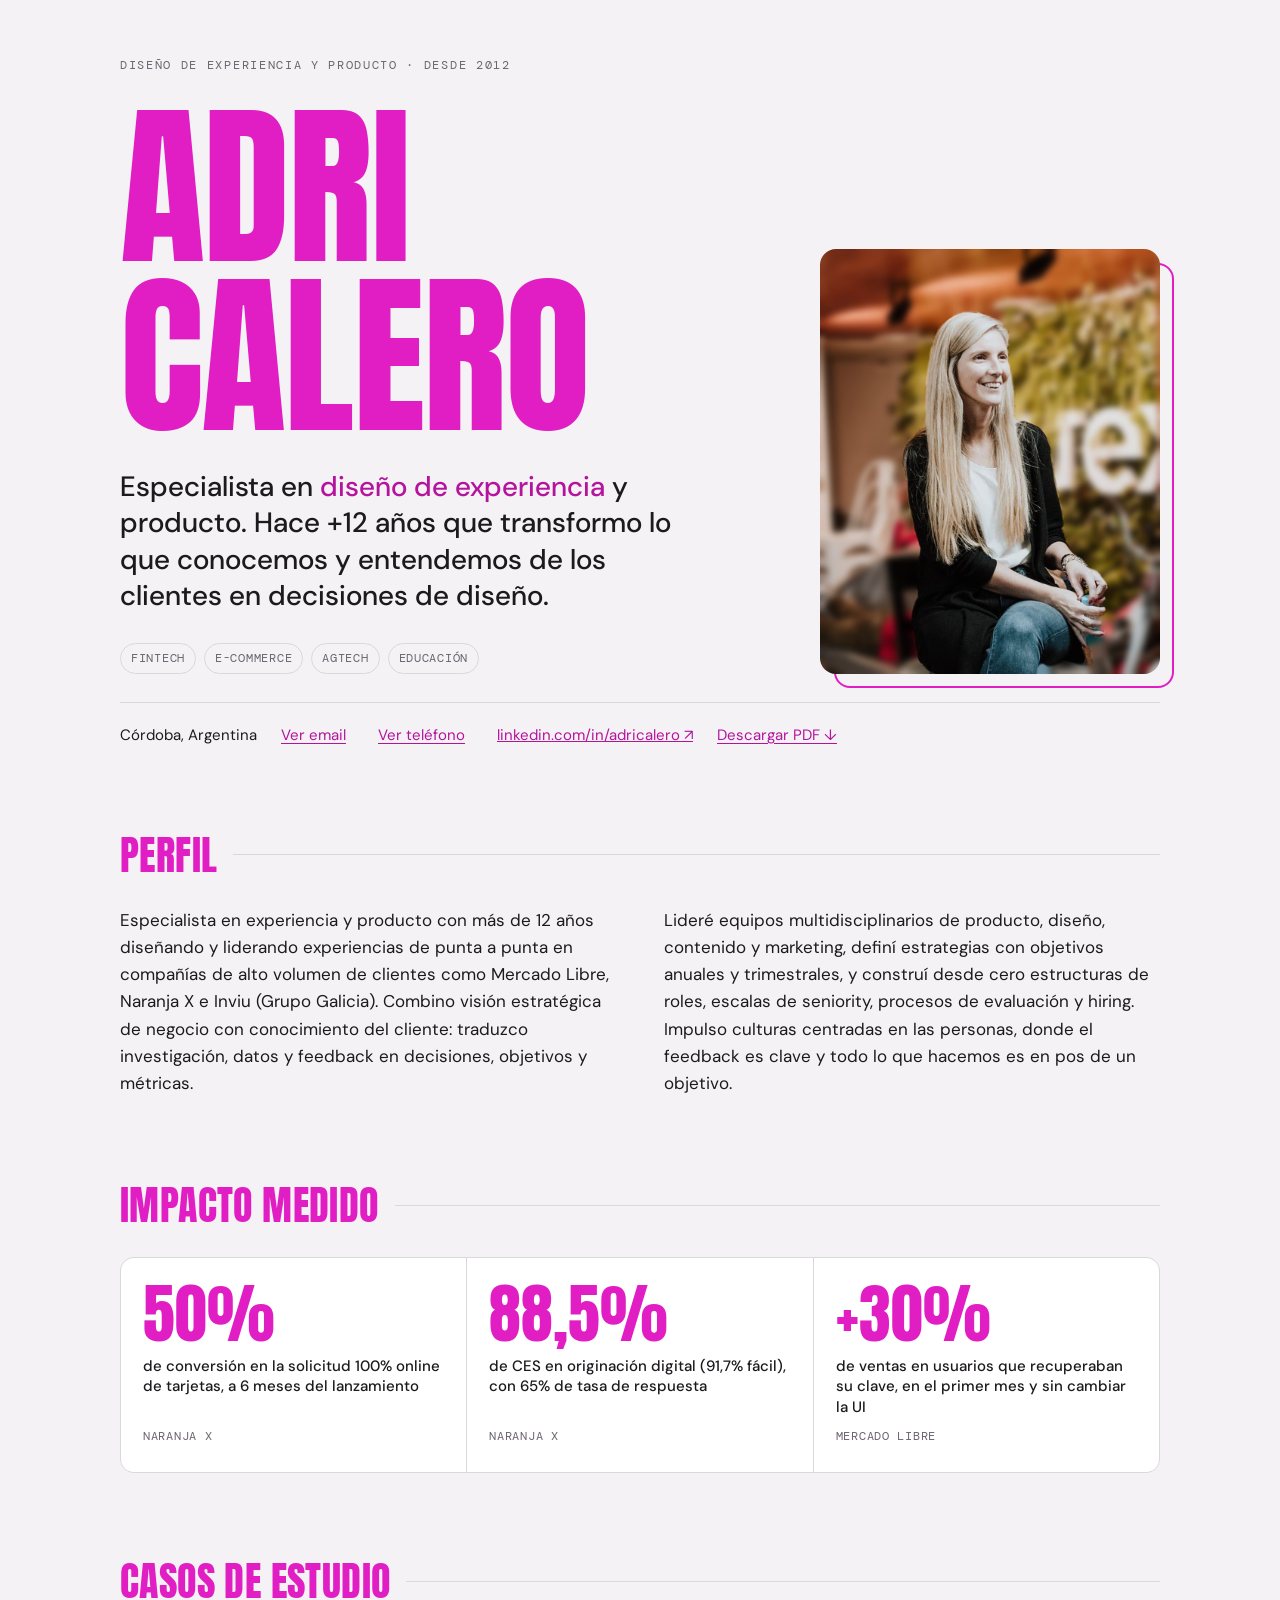
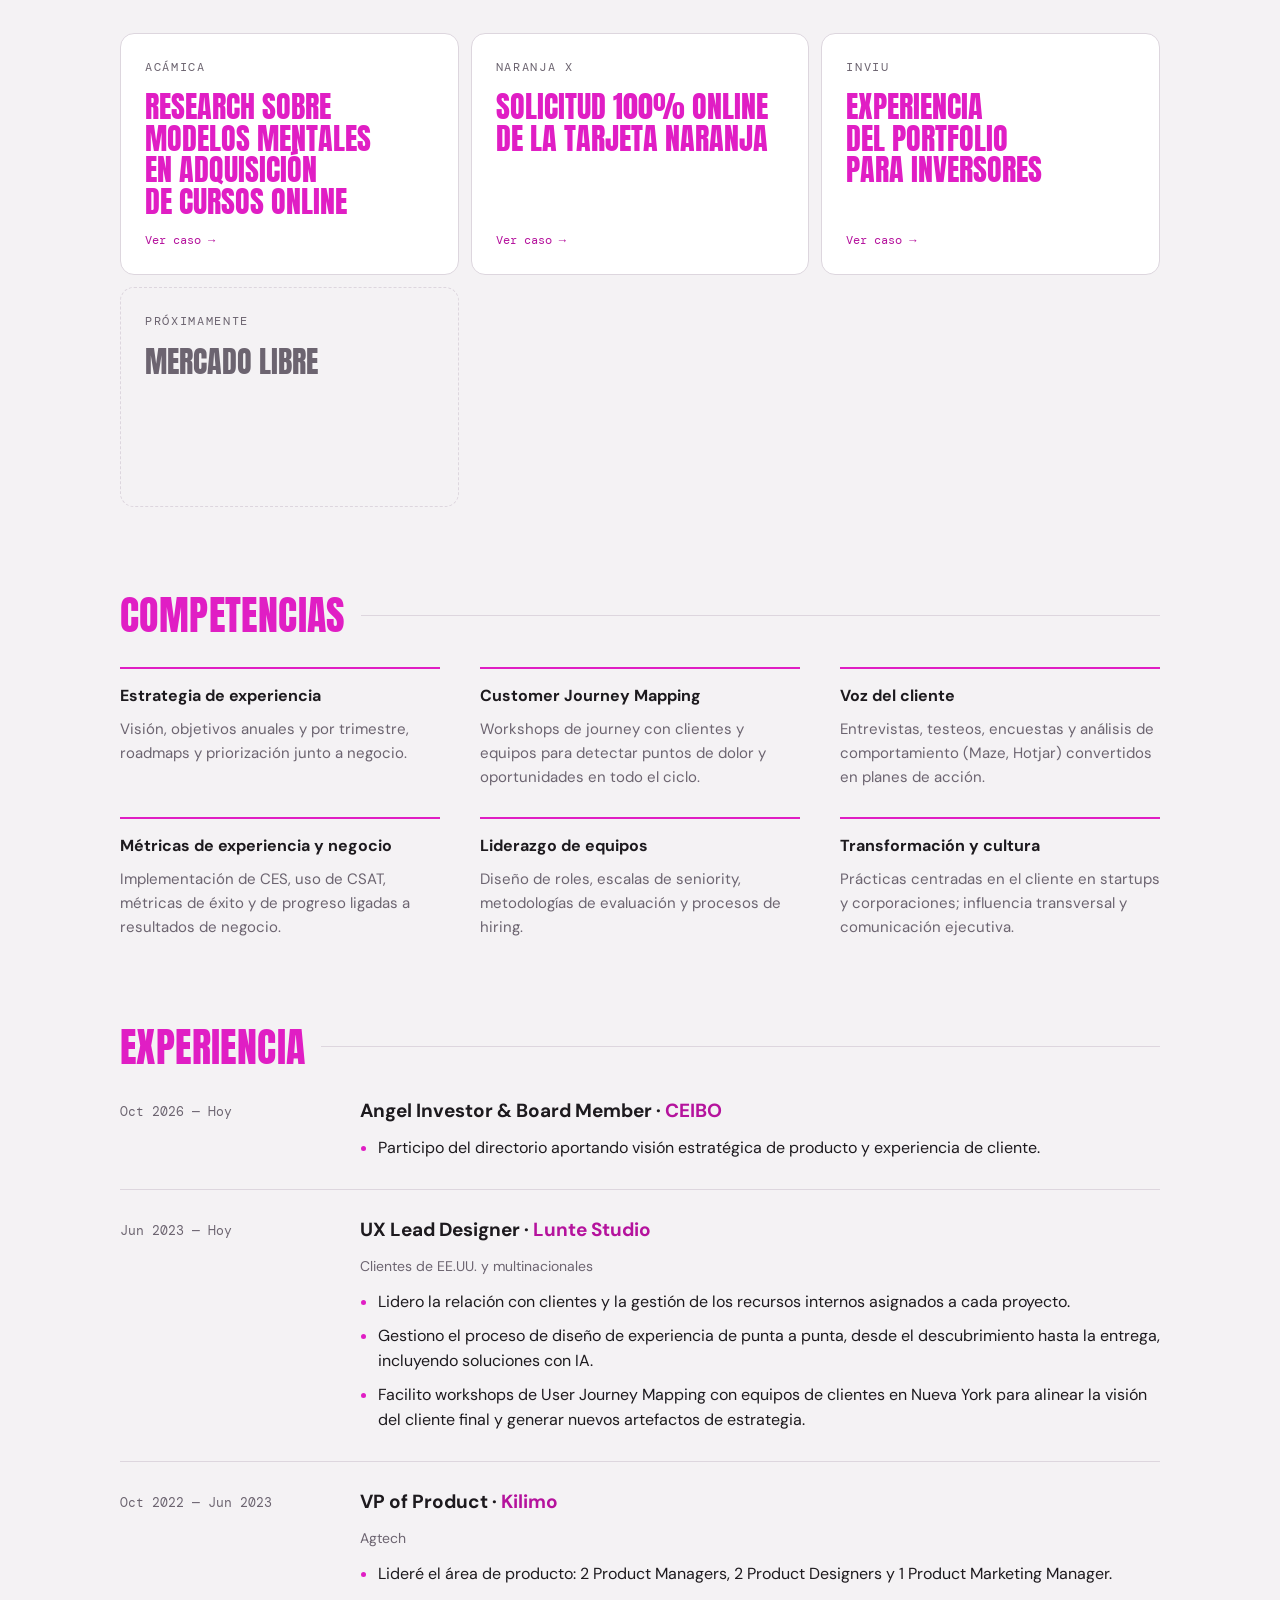
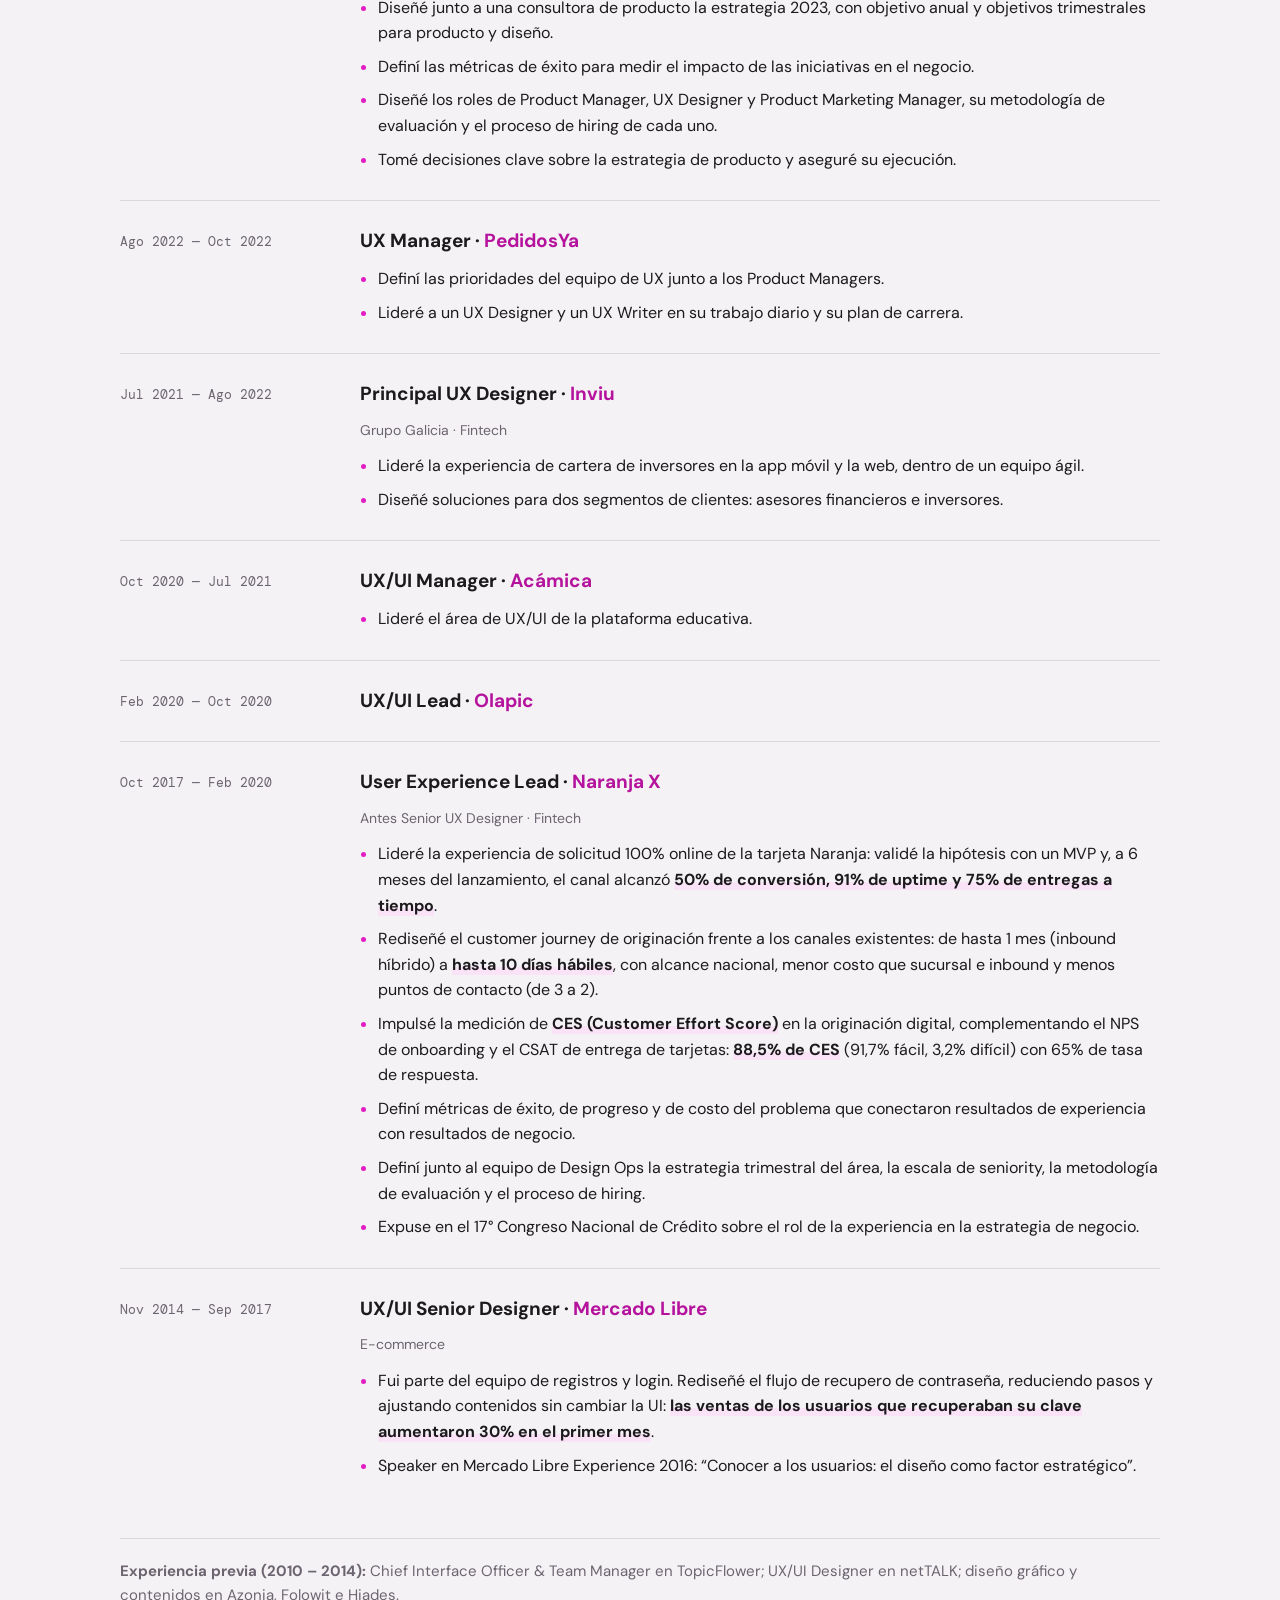
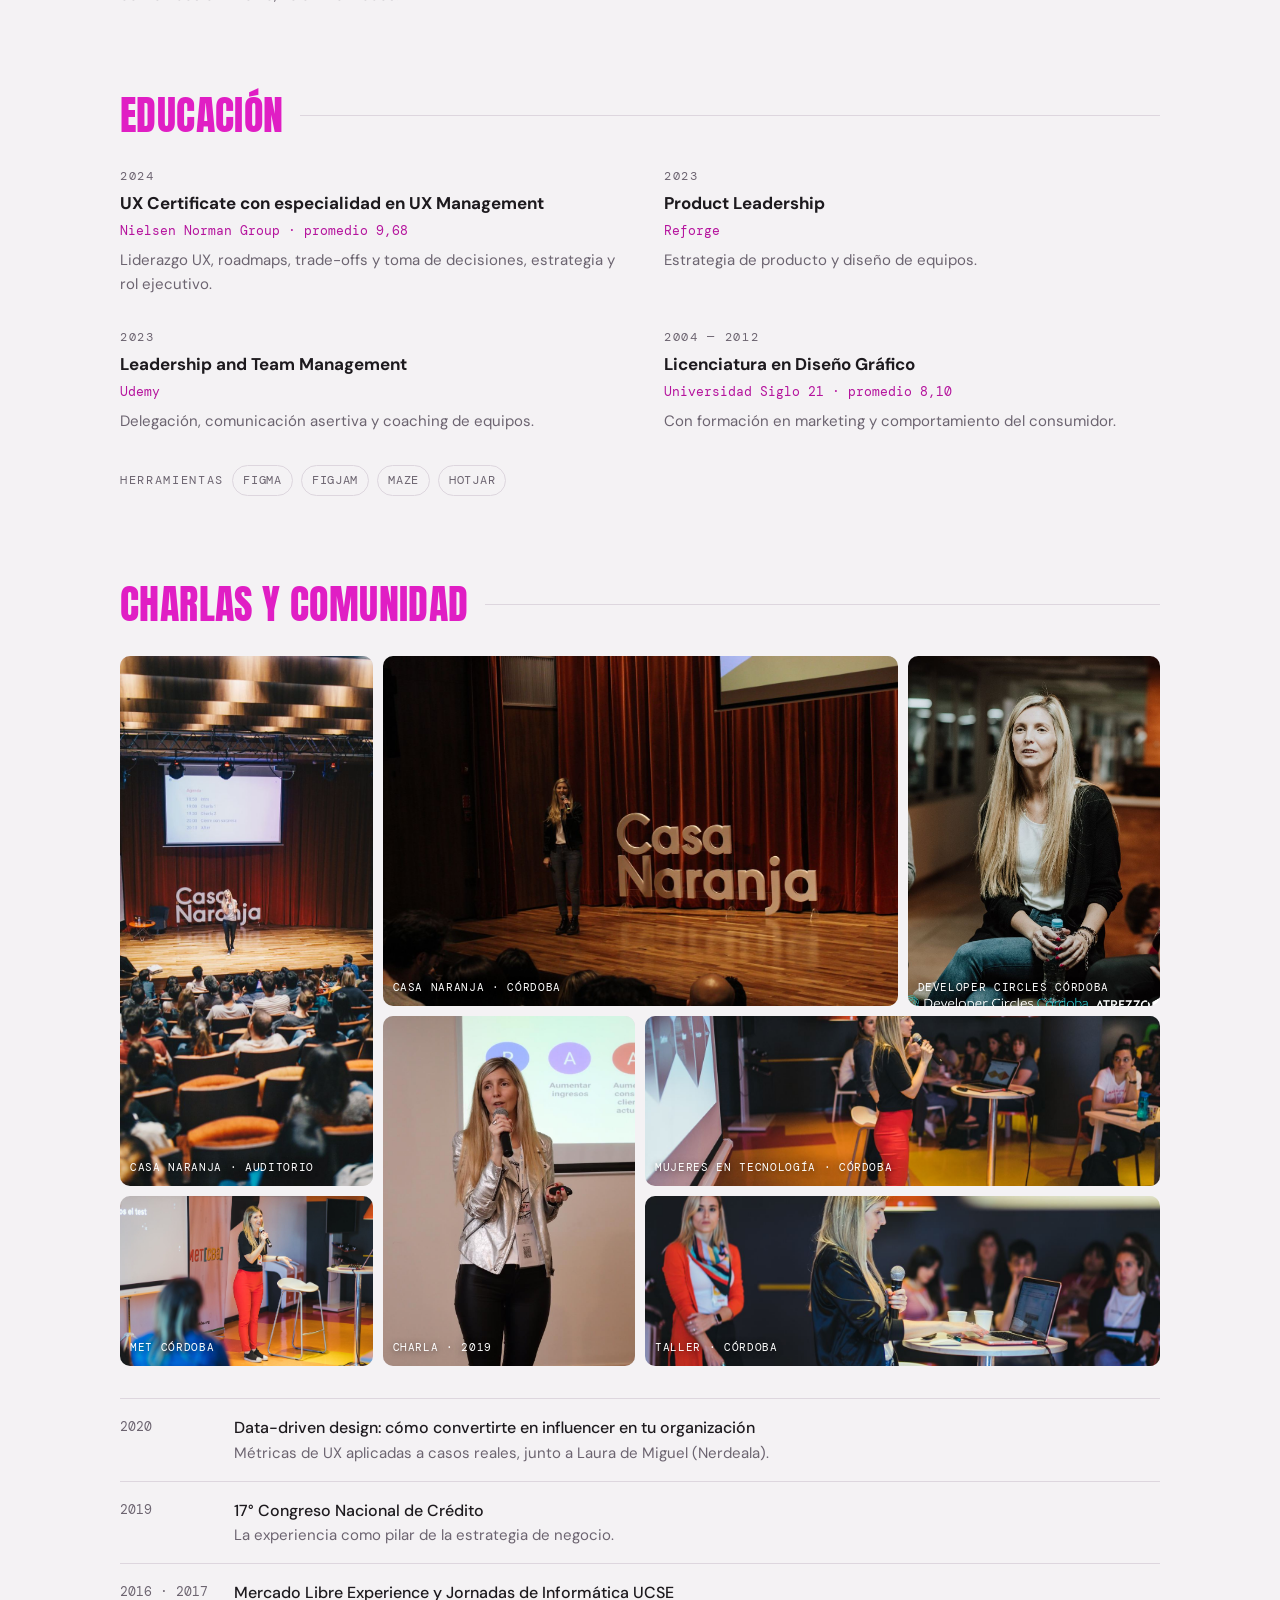
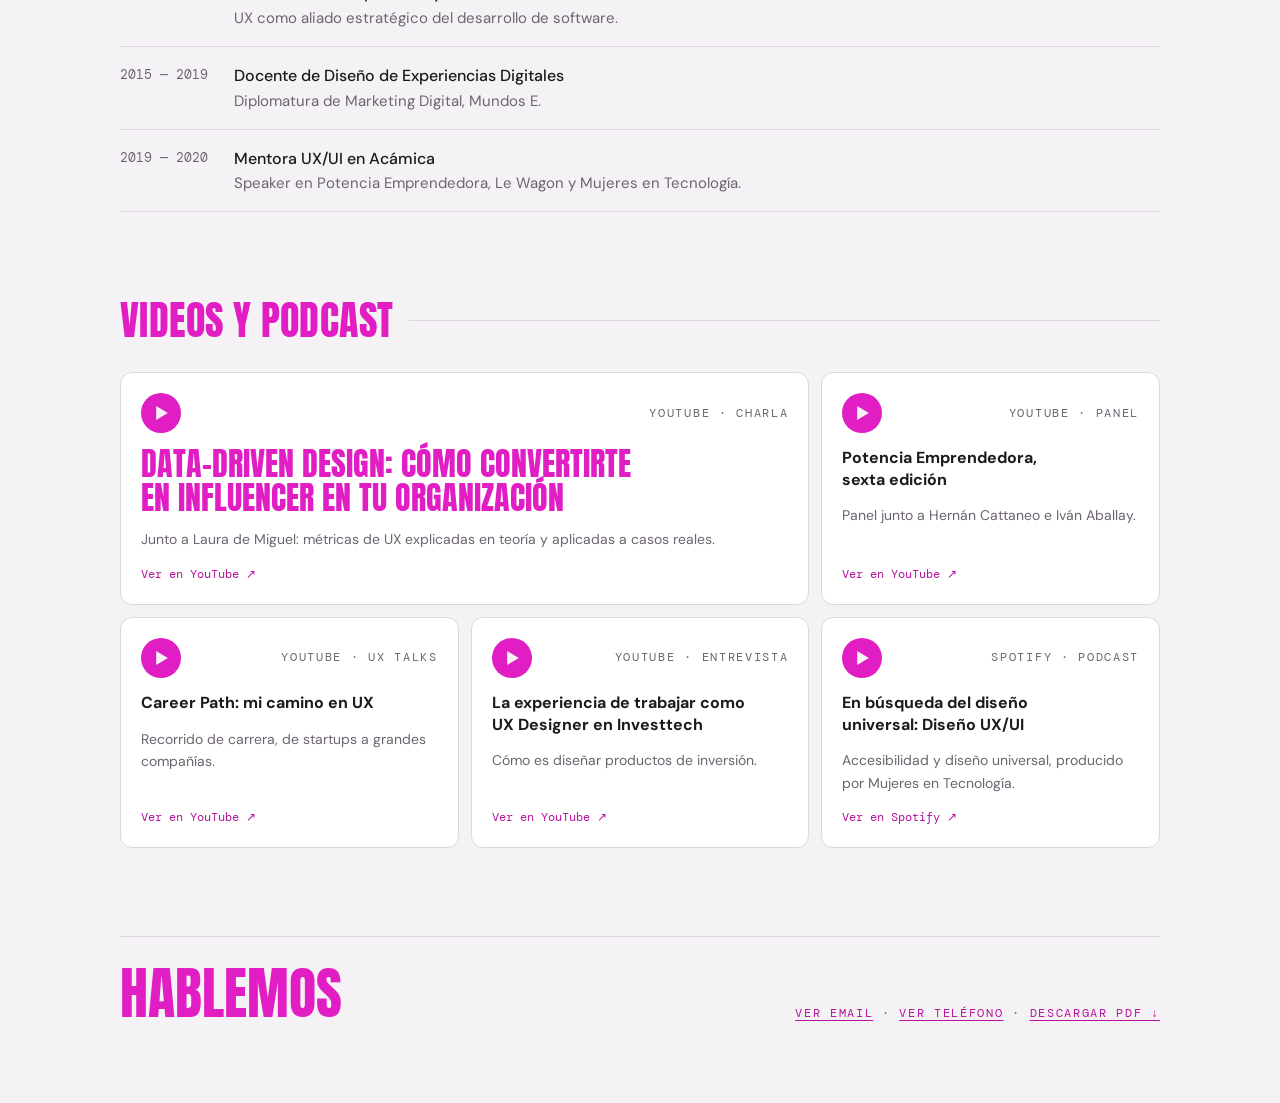
<file: index.html>
<!doctype html>
<html lang="es">
<head>
<meta charset="utf-8">
<meta name="viewport" content="width=device-width, initial-scale=1, viewport-fit=cover">
<title>Adri Calero</title>
<link rel="icon" type="image/png" href="favicon.png">
<link rel="preconnect" href="https://fonts.googleapis.com">
<link rel="preconnect" href="https://fonts.gstatic.com" crossorigin>
<link rel="stylesheet" href="https://fonts.googleapis.com/css2?family=Anton&family=DM+Sans:ital,opsz,wght@0,9..40,400;0,9..40,500;0,9..40,700;1,9..40,400&family=DM+Mono:wght@400;500&display=swap">
<link rel="stylesheet" href="css/styles.css">
</head>
<body>

<div class="wrap">

  <header class="hero">
    <div class="hero-grid">
    <div class="hero-main">
    <p class="eyebrow">Diseño de experiencia y producto · desde 2012</p>
    <h1 class="name">Adri<br>Calero</h1>
    <p class="role">Especialista en <em>diseño de experiencia</em> y producto. Hace +12 años que transformo lo que conocemos y entendemos de los clientes en decisiones de diseño.</p>
    <div class="sectors">
      <span class="chip">Fintech</span><span class="chip">E-commerce</span><span class="chip">Agtech</span><span class="chip">Educación</span>
    </div>
    </div>
    <figure class="portrait"><img src="fotos/retrato.jpg" alt="Retrato de Adri Calero" width="900" height="1125"></figure>
    </div>
    <div class="contact">
      <span>Córdoba, Argentina</span>
      <span><button class="reveal" data-reveal="mail" type="button">Ver email</button><span id="mail" data-field="mail" aria-live="polite"></span><button class="copy" id="copy-mail" data-target="mail" type="button" hidden>Copiar</button></span>
      <span><button class="reveal" data-reveal="tel" type="button">Ver teléfono</button><span id="tel" data-field="tel" aria-live="polite"></span><button class="copy" id="copy-tel" data-target="tel" type="button" hidden>Copiar</button></span>
      <a href="https://www.linkedin.com/in/adricalero" target="_blank" rel="noopener">linkedin.com/in/adricalero ↗</a>
      <button class="pdf-btn" type="button">Descargar PDF ↓</button>
    </div>
  </header>

  <section class="sec" aria-labelledby="h-perfil">
    <div class="sec-head"><h2 id="h-perfil">Perfil</h2></div>
    <div class="perfil">
      <p>Especialista en experiencia y producto con más de 12 años diseñando y liderando experiencias de punta a punta en compañías de alto volumen de clientes como Mercado Libre, Naranja X e Inviu (Grupo Galicia). Combino visión estratégica de negocio con conocimiento del cliente: traduzco investigación, datos y feedback en decisiones, objetivos y métricas.</p>
      <p>Lideré equipos multidisciplinarios de producto, diseño, contenido y marketing, definí estrategias con objetivos anuales y trimestrales, y construí desde cero estructuras de roles, escalas de seniority, procesos de evaluación y hiring. Impulso culturas centradas en las personas, donde el feedback es clave y todo lo que hacemos es en pos de un objetivo.</p>
    </div>
  </section>

  <section class="sec" aria-labelledby="h-impacto">
    <div class="sec-head"><h2 id="h-impacto">Impacto medido</h2></div>
    <div class="metrics metrics-3">
      <div class="metric"><span class="num">50%</span><span class="what">de conversión en la solicitud 100% online de tarjetas, a 6 meses del lanzamiento</span><span class="where">Naranja X</span></div>
      <div class="metric"><span class="num">88,5%</span><span class="what">de CES en originación digital (91,7% fácil), con 65% de tasa de respuesta</span><span class="where">Naranja X</span></div>
      <div class="metric"><span class="num">+30%</span><span class="what">de ventas en usuarios que recuperaban su clave, en el primer mes y sin cambiar la UI</span><span class="where">Mercado Libre</span></div>    </div>
  </section>

  <section class="sec" aria-labelledby="h-casos">
    <div class="sec-head"><h2 id="h-casos">Casos de estudio</h2></div>
    <div class="cases">
      <a class="case-card" href="casos/acamica.html">
        <span class="eyebrow">Acámica</span>
        <h3>Research sobre modelos mentales en adquisición de cursos online</h3>
        <span class="go">Ver caso →</span>
      </a>
      <a class="case-card" href="casos/naranja-x.html">
        <span class="eyebrow">Naranja X</span>
        <h3>Solicitud 100% online de la tarjeta Naranja</h3>
        <span class="go">Ver caso →</span>
      </a>
      <a class="case-card" href="casos/inviu.html">
        <span class="eyebrow">Inviu</span>
        <h3>Experiencia del portfolio para inversores</h3>
        <span class="go">Ver caso →</span>
      </a>
      <div class="case-card soon">
        <span class="eyebrow">Próximamente</span>
        <h3>Mercado Libre</h3>
      </div>
      <!-- Escondidas hasta que sus páginas tengan contenido.
      <a class="case-card" href="casos/tildei.html">
        <span class="eyebrow">Tildei</span>
        <h3>Estrategia de producto y diseño de solución digital</h3>
        <span class="go">Ver caso →</span>
      </a>
      <a class="case-card" href="casos/runhappy.html">
        <span class="eyebrow">Runhappy</span>
        <h3>Rediseño de experiencia</h3>
        <span class="go">Ver caso →</span>
      </a>
      -->
    </div>
  </section>

  <section class="sec" aria-labelledby="h-comp">
    <div class="sec-head"><h2 id="h-comp">Competencias</h2></div>
    <div class="skills">
      <div class="skill"><h3>Estrategia de experiencia</h3><p>Visión, objetivos anuales y por trimestre, roadmaps y priorización junto a negocio.</p></div>
      <div class="skill"><h3>Customer Journey Mapping</h3><p>Workshops de journey con clientes y equipos para detectar puntos de dolor y oportunidades en todo el ciclo.</p></div>
      <div class="skill"><h3>Voz del cliente</h3><p>Entrevistas, testeos, encuestas y análisis de comportamiento (Maze, Hotjar) convertidos en planes de acción.</p></div>
      <div class="skill"><h3>Métricas de experiencia y negocio</h3><p>Implementación de CES, uso de CSAT, métricas de éxito y de progreso ligadas a resultados de negocio.</p></div>
      <div class="skill"><h3>Liderazgo de equipos</h3><p>Diseño de roles, escalas de seniority, metodologías de evaluación y procesos de hiring.</p></div>
      <div class="skill"><h3>Transformación y cultura</h3><p>Prácticas centradas en el cliente en startups y corporaciones; influencia transversal y comunicación ejecutiva.</p></div>
    </div>
  </section>

  <section class="sec" aria-labelledby="h-exp">
    <div class="sec-head"><h2 id="h-exp">Experiencia</h2></div>
    <div class="jobs">

      <article class="job">
        <p class="when">Oct 2026 — Hoy</p>
        <div class="job-body">
          <h3>Angel Investor &amp; Board Member · <span class="co">CEIBO</span></h3>
          <ul><li>Participo del directorio aportando visión estratégica de producto y experiencia de cliente.</li></ul>
        </div>
      </article>

      <article class="job">
        <p class="when">Jun 2023 — Hoy</p>
        <div class="job-body">
          <h3>UX Lead Designer · <span class="co">Lunte Studio</span></h3>
          <p class="ctx">Clientes de EE.UU. y multinacionales</p>
          <ul>
            <li>Lidero la relación con clientes y la gestión de los recursos internos asignados a cada proyecto.</li>
            <li>Gestiono el proceso de diseño de experiencia de punta a punta, desde el descubrimiento hasta la entrega, incluyendo soluciones con IA.</li>
            <li>Facilito workshops de User Journey Mapping con equipos de clientes en Nueva York para alinear la visión del cliente final y generar nuevos artefactos de estrategia.</li>
          </ul>
        </div>
      </article>

      <article class="job">
        <p class="when">Oct 2022 — Jun 2023</p>
        <div class="job-body">
          <h3>VP of Product · <span class="co">Kilimo</span></h3>
          <p class="ctx">Agtech</p>
          <ul>
            <li>Lideré el área de producto: 2 Product Managers, 2 Product Designers y 1 Product Marketing Manager.</li>
            <li>Diseñé junto a una consultora de producto la estrategia 2023, con objetivo anual y objetivos trimestrales para producto y diseño.</li>
            <li>Definí las métricas de éxito para medir el impacto de las iniciativas en el negocio.</li>
            <li>Diseñé los roles de Product Manager, UX Designer y Product Marketing Manager, su metodología de evaluación y el proceso de hiring de cada uno.</li>
            <li>Tomé decisiones clave sobre la estrategia de producto y aseguré su ejecución.</li>
          </ul>
        </div>
      </article>

      <article class="job">
        <p class="when">Ago 2022 — Oct 2022</p>
        <div class="job-body">
          <h3>UX Manager · <span class="co">PedidosYa</span></h3>
          <ul>
            <li>Definí las prioridades del equipo de UX junto a los Product Managers.</li>
            <li>Lideré a un UX Designer y un UX Writer en su trabajo diario y su plan de carrera.</li>
          </ul>
        </div>
      </article>

      <article class="job">
        <p class="when">Jul 2021 — Ago 2022</p>
        <div class="job-body">
          <h3>Principal UX Designer · <span class="co">Inviu</span></h3>
          <p class="ctx">Grupo Galicia · Fintech</p>
          <ul>
            <li>Lideré la experiencia de cartera de inversores en la app móvil y la web, dentro de un equipo ágil.</li>
            <li>Diseñé soluciones para dos segmentos de clientes: asesores financieros e inversores.</li>
          </ul>
        </div>
      </article>

      <article class="job">
        <p class="when">Oct 2020 — Jul 2021</p>
        <div class="job-body">
          <h3>UX/UI Manager · <span class="co">Acámica</span></h3>
          <ul><li>Lideré el área de UX/UI de la plataforma educativa.</li></ul>
        </div>
      </article>

      <article class="job">
        <p class="when">Feb 2020 — Oct 2020</p>
        <div class="job-body">
          <h3>UX/UI Lead · <span class="co">Olapic</span></h3>
        </div>
      </article>

      <article class="job">
        <p class="when">Oct 2017 — Feb 2020</p>
        <div class="job-body">
          <h3>User Experience Lead · <span class="co">Naranja X</span></h3>
          <p class="ctx">Antes Senior UX Designer · Fintech</p>
          <ul>
            <li>Lideré la experiencia de solicitud 100% online de la tarjeta Naranja: validé la hipótesis con un MVP y, a 6 meses del lanzamiento, el canal alcanzó <strong>50% de conversión, 91% de uptime y 75% de entregas a tiempo</strong>.</li>
            <li>Rediseñé el customer journey de originación frente a los canales existentes: de hasta 1 mes (inbound híbrido) a <strong>hasta 10 días hábiles</strong>, con alcance nacional, menor costo que sucursal e inbound y menos puntos de contacto (de 3 a 2).</li>
            <li>Impulsé la medición de <strong>CES (Customer Effort Score)</strong> en la originación digital, complementando el NPS de onboarding y el CSAT de entrega de tarjetas: <strong>88,5% de CES</strong> (91,7% fácil, 3,2% difícil) con 65% de tasa de respuesta.</li>
            <li>Definí métricas de éxito, de progreso y de costo del problema que conectaron resultados de experiencia con resultados de negocio.</li>
            <li>Definí junto al equipo de Design Ops la estrategia trimestral del área, la escala de seniority, la metodología de evaluación y el proceso de hiring.</li>
            <li>Expuse en el 17° Congreso Nacional de Crédito sobre el rol de la experiencia en la estrategia de negocio.</li>
          </ul>
        </div>
      </article>

      <article class="job">
        <p class="when">Nov 2014 — Sep 2017</p>
        <div class="job-body">
          <h3>UX/UI Senior Designer · <span class="co">Mercado Libre</span></h3>
          <p class="ctx">E-commerce</p>
          <ul>
            <li>Fui parte del equipo de registros y login. Rediseñé el flujo de recupero de contraseña, reduciendo pasos y ajustando contenidos sin cambiar la UI: <strong>las ventas de los usuarios que recuperaban su clave aumentaron 30% en el primer mes</strong>.</li>
            <li>Speaker en Mercado Libre Experience 2016: “Conocer a los usuarios: el diseño como factor estratégico”.</li>
          </ul>
        </div>
      </article>

    </div>
    <p class="earlier"><b>Experiencia previa (2010 – 2014):</b> Chief Interface Officer &amp; Team Manager en TopicFlower; UX/UI Designer en netTALK; diseño gráfico y contenidos en Azonia, Folowit e Hiades.</p>
  </section>

  <section class="sec" aria-labelledby="h-edu">
    <div class="sec-head"><h2 id="h-edu">Educación</h2></div>
    <div class="edu">
      <div class="edu-item"><span class="eyebrow">2024</span><h3>UX Certificate con especialidad en UX Management</h3><span class="inst">Nielsen Norman Group · promedio 9,68</span><p>Liderazgo UX, roadmaps, trade-offs y toma de decisiones, estrategia y rol ejecutivo.</p></div>
      <div class="edu-item"><span class="eyebrow">2023</span><h3>Product Leadership</h3><span class="inst">Reforge</span><p>Estrategia de producto y diseño de equipos.</p></div>
      <div class="edu-item"><span class="eyebrow">2023</span><h3>Leadership and Team Management</h3><span class="inst">Udemy</span><p>Delegación, comunicación asertiva y coaching de equipos.</p></div>
      <div class="edu-item"><span class="eyebrow">2004 — 2012</span><h3>Licenciatura en Diseño Gráfico</h3><span class="inst">Universidad Siglo 21 · promedio 8,10</span><p>Con formación en marketing y comportamiento del consumidor.</p></div>
    </div>
    <div class="tools"><span class="eyebrow">Herramientas</span><span class="chip">Figma</span><span class="chip">FigJam</span><span class="chip">Maze</span><span class="chip">Hotjar</span></div>
  </section>

  <section class="sec" aria-labelledby="h-talks">
    <div class="sec-head"><h2 id="h-talks">Charlas y comunidad</h2></div>
    <div class="gallery">
      <figure class="shot s-casa2"><img src="fotos/casa2.jpg" alt="Adri Calero hablando en el escenario de Casa Naranja frente a un auditorio lleno" loading="lazy"><figcaption>Casa Naranja · Auditorio</figcaption></figure>
      <figure class="shot s-casa"><img src="fotos/casa.jpg" alt="Adri Calero presentando en el escenario de Casa Naranja" loading="lazy"><figcaption>Casa Naranja · Córdoba</figcaption></figure>
      <figure class="shot s-devc"><img src="fotos/devc.jpg" alt="Adri Calero como panelista en Developer Circles Córdoba" loading="lazy"><figcaption>Developer Circles Córdoba</figcaption></figure>
      <figure class="shot s-jun19"><img src="fotos/jun19.jpg" alt="Adri Calero dando una charla con micrófono frente a una presentación" loading="lazy"><figcaption>Charla · 2019</figcaption></figure>
      <figure class="shot s-met1"><img src="fotos/met1.jpg" alt="Adri Calero presentando frente a una sala llena" loading="lazy"><figcaption>Mujeres en Tecnología · Córdoba</figcaption></figure>
      <figure class="shot s-taller"><img src="fotos/taller.jpg" alt="Adri Calero facilitando un taller con participantes" loading="lazy"><figcaption>Taller · Córdoba</figcaption></figure>
      <figure class="shot s-met2"><img src="fotos/met2.jpg" alt="Adri Calero en el escenario de MeT Córdoba" loading="lazy"><figcaption>MeT Córdoba</figcaption></figure>
    </div>
    <ul class="talks">
      <li><span class="yr">2020</span><div><p class="t">Data-driven design: cómo convertirte en influencer en tu organización</p><p class="d">Métricas de UX aplicadas a casos reales, junto a Laura de Miguel (Nerdeala).</p></div></li>
      <li><span class="yr">2019</span><div><p class="t">17° Congreso Nacional de Crédito</p><p class="d">La experiencia como pilar de la estrategia de negocio.</p></div></li>
      <li><span class="yr">2016 · 2017</span><div><p class="t">Mercado Libre Experience y Jornadas de Informática UCSE</p><p class="d">UX como aliado estratégico del desarrollo de software.</p></div></li>
      <li><span class="yr">2015 — 2019</span><div><p class="t">Docente de Diseño de Experiencias Digitales</p><p class="d">Diplomatura de Marketing Digital, Mundos E.</p></div></li>
      <li><span class="yr">2019 — 2020</span><div><p class="t">Mentora UX/UI en Acámica</p><p class="d">Speaker en Potencia Emprendedora, Le Wagon y Mujeres en Tecnología.</p></div></li>
    </ul>
  </section>

  <section class="sec" aria-labelledby="h-media">
    <div class="sec-head"><h2 id="h-media">Videos y podcast</h2></div>
    <div class="media">
      <a class="clip feat" href="https://www.youtube.com/watch?v=PNXFKKPH2ME" target="_blank" rel="noopener">
        <div class="clip-top"><span class="play" aria-hidden="true"><svg viewBox="0 0 10 12"><path d="M0 0l10 6-10 6z"/></svg></span><span class="eyebrow">YouTube · Charla</span></div>
        <h3>Data-driven design: cómo convertirte en influencer en tu organización</h3><p>Junto a Laura de Miguel: métricas de UX explicadas en teoría y aplicadas a casos reales.</p>
        <span class="go">Ver en YouTube ↗</span>
      </a>
      <a class="clip" href="https://www.youtube.com/watch?v=KRPZUF0vqXM" target="_blank" rel="noopener">
        <div class="clip-top"><span class="play" aria-hidden="true"><svg viewBox="0 0 10 12"><path d="M0 0l10 6-10 6z"/></svg></span><span class="eyebrow">YouTube · Panel</span></div>
        <h3>Potencia Emprendedora, sexta edición</h3><p>Panel junto a Hernán Cattaneo e Iván Aballay.</p>
        <span class="go">Ver en YouTube ↗</span>
      </a>
      <a class="clip" href="https://www.youtube.com/watch?v=yKFxypXD8xQ" target="_blank" rel="noopener">
        <div class="clip-top"><span class="play" aria-hidden="true"><svg viewBox="0 0 10 12"><path d="M0 0l10 6-10 6z"/></svg></span><span class="eyebrow">YouTube · UX Talks</span></div>
        <h3>Career Path: mi camino en UX</h3><p>Recorrido de carrera, de startups a grandes compañías.</p>
        <span class="go">Ver en YouTube ↗</span>
      </a>
      <a class="clip" href="https://www.youtube.com/watch?v=mutiIZk7yrk" target="_blank" rel="noopener">
        <div class="clip-top"><span class="play" aria-hidden="true"><svg viewBox="0 0 10 12"><path d="M0 0l10 6-10 6z"/></svg></span><span class="eyebrow">YouTube · Entrevista</span></div>
        <h3>La experiencia de trabajar como UX Designer en Investtech</h3><p>Cómo es diseñar productos de inversión.</p>
        <span class="go">Ver en YouTube ↗</span>
      </a>
      <a class="clip" href="https://open.spotify.com/episode/3XUCFfEHllQnYLX2L6nbYG" target="_blank" rel="noopener">
        <div class="clip-top"><span class="play" aria-hidden="true"><svg viewBox="0 0 10 12"><path d="M0 0l10 6-10 6z"/></svg></span><span class="eyebrow">Spotify · Podcast</span></div>
        <h3>En búsqueda del diseño universal: Diseño UX/UI</h3><p>Accesibilidad y diseño universal, producido por Mujeres en Tecnología.</p>
        <span class="go">Ver en Spotify ↗</span>
      </a>
    </div>
  </section>

  <footer>
    <span class="big">Hablemos</span>
    <span class="eyebrow"><button class="reveal" data-reveal="mail" type="button">Ver email</button><span data-field="mail" aria-live="polite"></span> · <button class="reveal" data-reveal="tel" type="button">Ver teléfono</button><span data-field="tel" aria-live="polite"></span> · <button class="pdf-btn" type="button">Descargar PDF ↓</button></span>
  </footer>
</div>

<script src="js/main.js"></script>

</body>
</html>
</file>
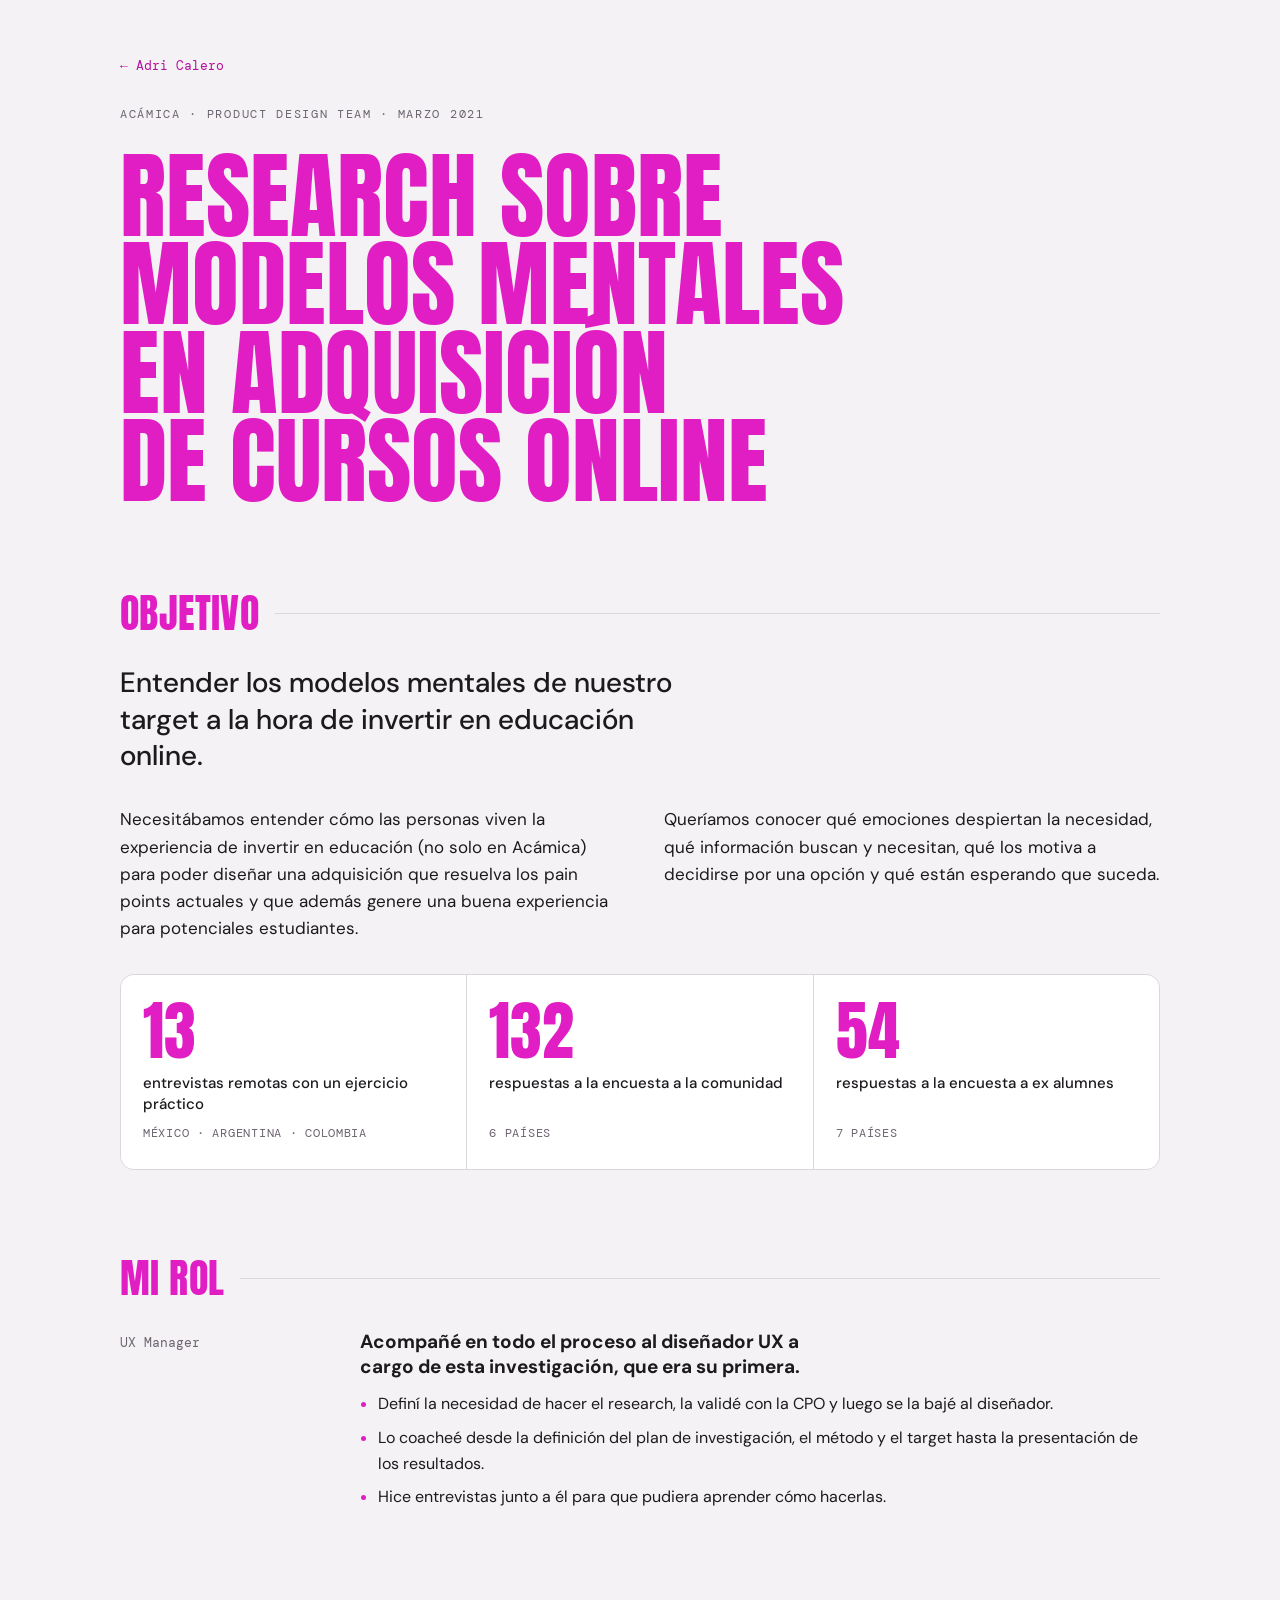
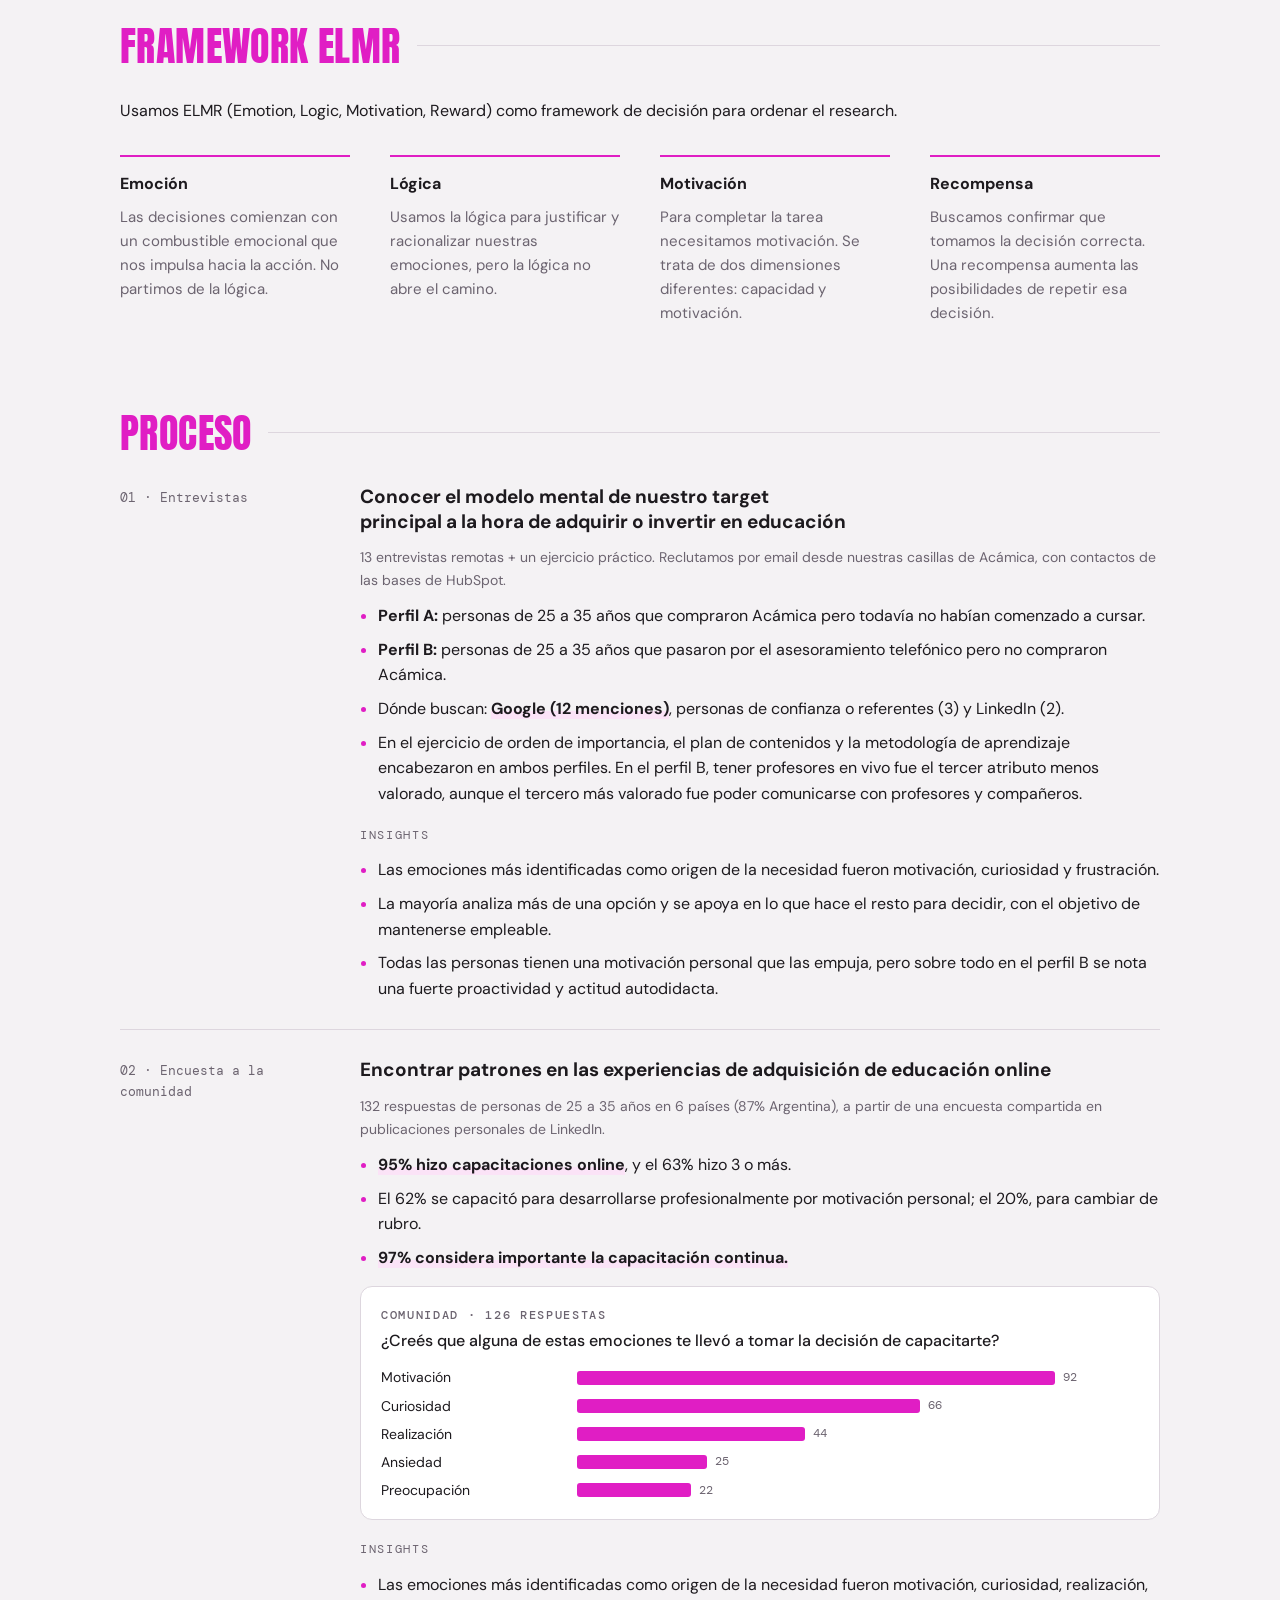
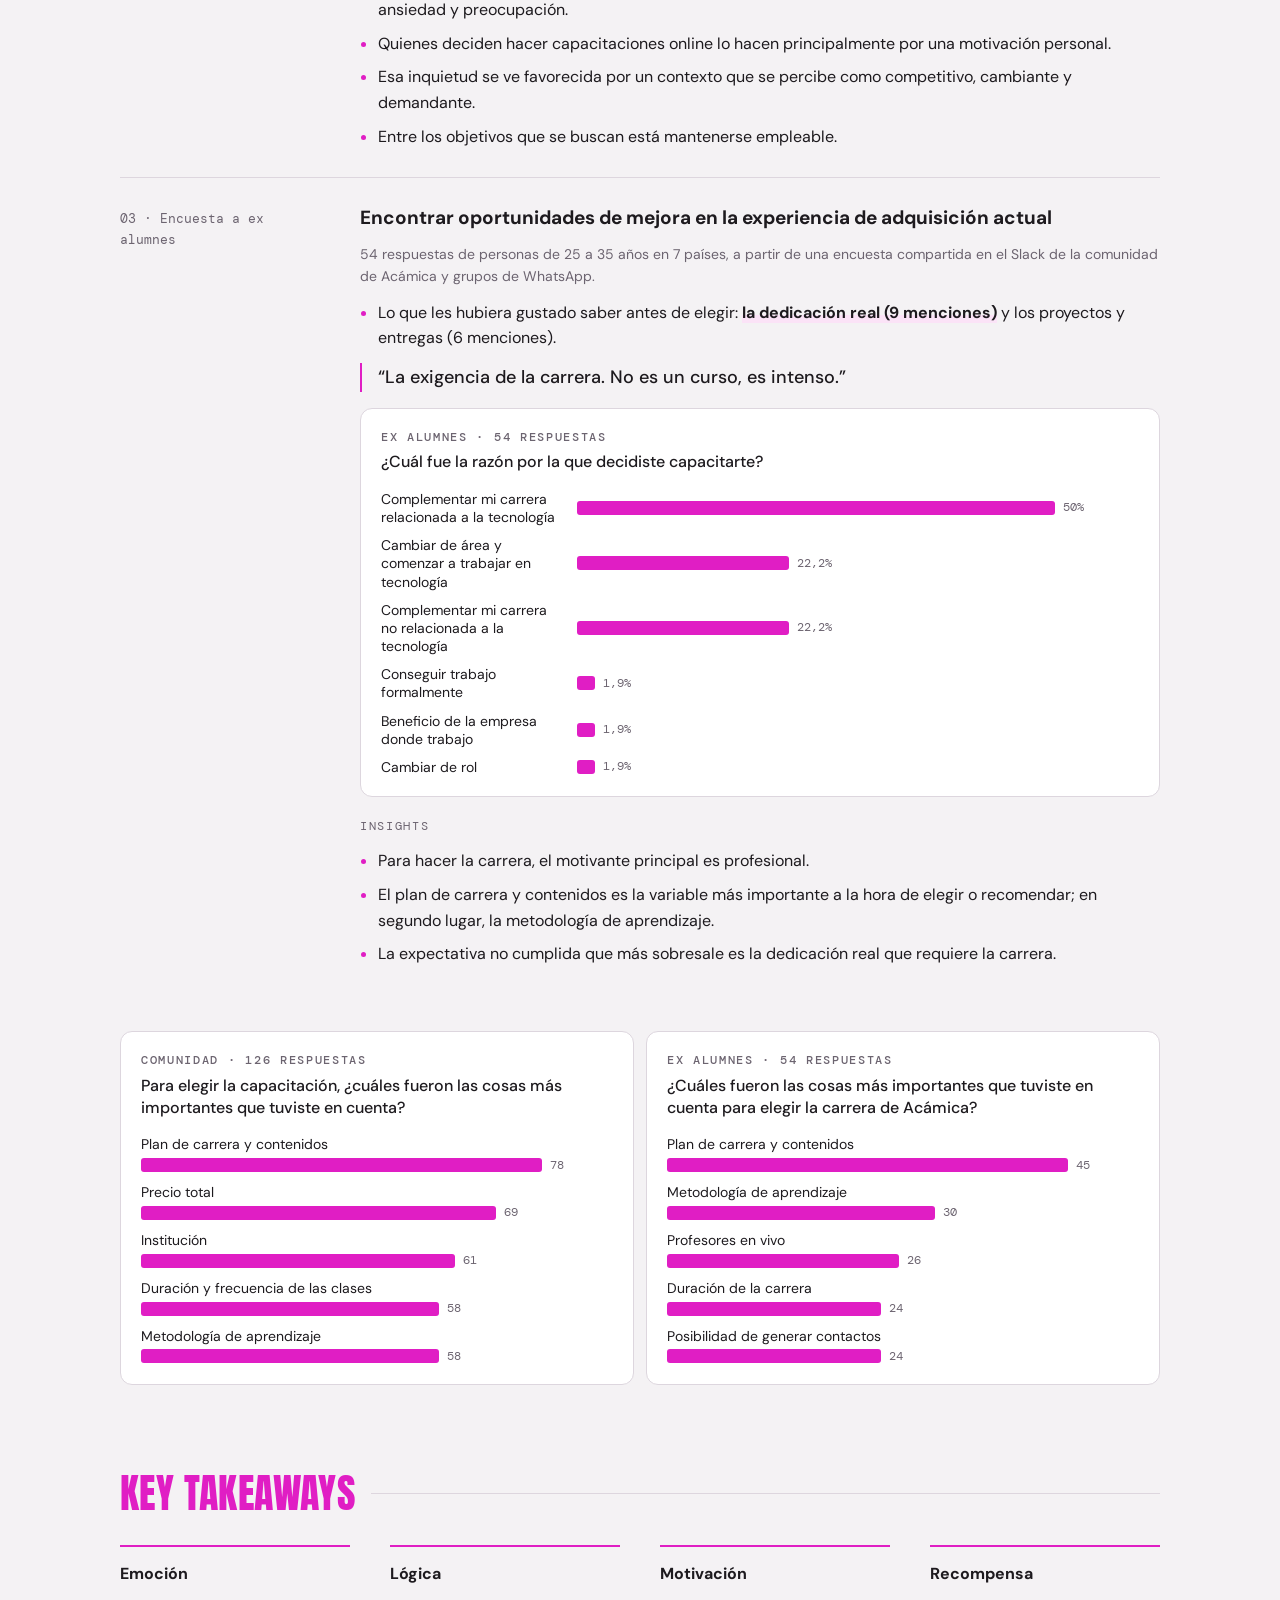
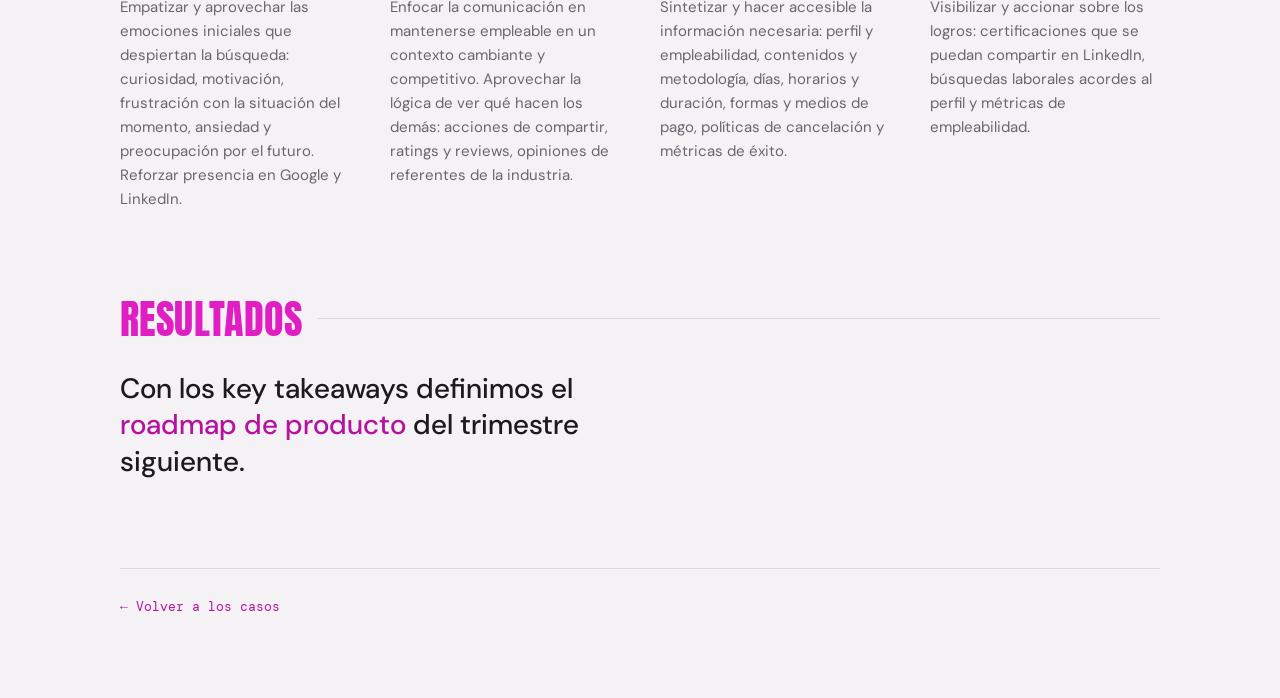
<file: casos/acamica.html>
<!doctype html>
<html lang="es">
<head>
<meta charset="utf-8">
<meta name="viewport" content="width=device-width, initial-scale=1, viewport-fit=cover">
<title>Research sobre modelos mentales en adquisición de cursos online · Adri Calero</title>
<link rel="icon" type="image/png" href="../favicon.png">
<link rel="preconnect" href="https://fonts.googleapis.com">
<link rel="preconnect" href="https://fonts.gstatic.com" crossorigin>
<link rel="stylesheet" href="https://fonts.googleapis.com/css2?family=Anton&family=DM+Sans:ital,opsz,wght@0,9..40,400;0,9..40,500;0,9..40,700;1,9..40,400&family=DM+Mono:wght@400;500&display=swap">
<link rel="stylesheet" href="../css/styles.css">
</head>
<body>

<div class="wrap">

  <header class="hero">
    <a class="back" href="../index.html#h-casos">← Adri Calero</a>
    <p class="eyebrow">Acámica · Product Design Team · Marzo 2021</p>
    <h1 class="case-title">Research sobre modelos mentales en adquisición de cursos online</h1>
  </header>

  <section class="sec" aria-labelledby="h-objetivo">
    <div class="sec-head"><h2 id="h-objetivo">Objetivo</h2></div>
    <p class="role">Entender los modelos mentales de nuestro target a la hora de invertir en educación online.</p>
    <div class="perfil">
      <p>Necesitábamos entender cómo las personas viven la experiencia de invertir en educación (no solo en Acámica) para poder diseñar una adquisición que resuelva los pain points actuales y que además genere una buena experiencia para potenciales estudiantes.</p>
      <p>Queríamos conocer qué emociones despiertan la necesidad, qué información buscan y necesitan, qué los motiva a decidirse por una opción y qué están esperando que suceda.</p>
    </div>
    <div class="metrics metrics-3">
      <div class="metric"><span class="num">13</span><span class="what">entrevistas remotas con un ejercicio práctico</span><span class="where">México · Argentina · Colombia</span></div>
      <div class="metric"><span class="num">132</span><span class="what">respuestas a la encuesta a la comunidad</span><span class="where">6 países</span></div>
      <div class="metric"><span class="num">54</span><span class="what">respuestas a la encuesta a ex alumnes</span><span class="where">7 países</span></div>
    </div>
  </section>

  <section class="sec" aria-labelledby="h-rol">
    <div class="sec-head"><h2 id="h-rol">Mi rol</h2></div>
    <div class="jobs">
      <article class="job">
        <p class="when">UX Manager</p>
        <div class="job-body">
          <h3>Acompañé en todo el proceso al diseñador UX a cargo de esta investigación, que era su primera.</h3>
          <ul>
            <li>Definí la necesidad de hacer el research, la validé con la CPO y luego se la bajé al diseñador.</li>
            <li>Lo coacheé desde la definición del plan de investigación, el método y el target hasta la presentación de los resultados.</li>
            <li>Hice entrevistas junto a él para que pudiera aprender cómo hacerlas.</li>
          </ul>
        </div>
      </article>
    </div>
  </section>

  <section class="sec" aria-labelledby="h-elmr">
    <div class="sec-head"><h2 id="h-elmr">Framework ELMR</h2></div>
    <p>Usamos ELMR (Emotion, Logic, Motivation, Reward) como framework de decisión para ordenar el research.</p>
    <div class="skills skills-4">
      <div class="skill"><h3>Emoción</h3><p>Las decisiones comienzan con un combustible emocional que nos impulsa hacia la acción. No partimos de la lógica.</p></div>
      <div class="skill"><h3>Lógica</h3><p>Usamos la lógica para justificar y racionalizar nuestras emociones, pero la lógica no abre el camino.</p></div>
      <div class="skill"><h3>Motivación</h3><p>Para completar la tarea necesitamos motivación. Se trata de dos dimensiones diferentes: capacidad y motivación.</p></div>
      <div class="skill"><h3>Recompensa</h3><p>Buscamos confirmar que tomamos la decisión correcta. Una recompensa aumenta las posibilidades de repetir esa decisión.</p></div>
    </div>
  </section>

  <section class="sec" aria-labelledby="h-proceso">
    <div class="sec-head"><h2 id="h-proceso">Proceso</h2></div>
    <div class="jobs">

      <article class="job">
        <p class="when">01 · Entrevistas</p>
        <div class="job-body">
          <h3>Conocer el modelo mental de nuestro target principal a la hora de adquirir o invertir en educación</h3>
          <p class="ctx">13 entrevistas remotas + un ejercicio práctico. Reclutamos por email desde nuestras casillas de Acámica, con contactos de las bases de HubSpot.</p>
          <ul>
            <li><b>Perfil A:</b> personas de 25 a 35 años que compraron Acámica pero todavía no habían comenzado a cursar.</li>
            <li><b>Perfil B:</b> personas de 25 a 35 años que pasaron por el asesoramiento telefónico pero no compraron Acámica.</li>
            <li>Dónde buscan: <strong>Google (12 menciones)</strong>, personas de confianza o referentes (3) y LinkedIn (2).</li>
            <li>En el ejercicio de orden de importancia, el plan de contenidos y la metodología de aprendizaje encabezaron en ambos perfiles. En el perfil B, tener profesores en vivo fue el tercer atributo menos valorado, aunque el tercero más valorado fue poder comunicarse con profesores y compañeros.</li>
          </ul>
          <p class="insight-label eyebrow">Insights</p>
          <ul>
            <li>Las emociones más identificadas como origen de la necesidad fueron motivación, curiosidad y frustración.</li>
            <li>La mayoría analiza más de una opción y se apoya en lo que hace el resto para decidir, con el objetivo de mantenerse empleable.</li>
            <li>Todas las personas tienen una motivación personal que las empuja, pero sobre todo en el perfil B se nota una fuerte proactividad y actitud autodidacta.</li>
          </ul>
        </div>
      </article>

      <article class="job">
        <p class="when">02 · Encuesta a la comunidad</p>
        <div class="job-body">
          <h3>Encontrar patrones en las experiencias de adquisición de educación online</h3>
          <p class="ctx">132 respuestas de personas de 25 a 35 años en 6 países (87% Argentina), a partir de una encuesta compartida en publicaciones personales de LinkedIn.</p>
          <ul>
            <li><strong>95% hizo capacitaciones online</strong>, y el 63% hizo 3 o más.</li>
            <li>El 62% se capacitó para desarrollarse profesionalmente por motivación personal; el 20%, para cambiar de rubro.</li>
            <li><strong>97% considera importante la capacitación continua.</strong></li>
          </ul>
          <figure class="chart">
            <figcaption><span class="eyebrow">Comunidad · 126 respuestas</span>¿Creés que alguna de estas emociones te llevó a tomar la decisión de capacitarte?</figcaption>
            <ul class="bars">
              <li><span>Motivación</span><span class="track"><span class="fill" style="--w:100%"></span><span class="v">92</span></span></li>
              <li><span>Curiosidad</span><span class="track"><span class="fill" style="--w:71.7%"></span><span class="v">66</span></span></li>
              <li><span>Realización</span><span class="track"><span class="fill" style="--w:47.8%"></span><span class="v">44</span></span></li>
              <li><span>Ansiedad</span><span class="track"><span class="fill" style="--w:27.2%"></span><span class="v">25</span></span></li>
              <li><span>Preocupación</span><span class="track"><span class="fill" style="--w:23.9%"></span><span class="v">22</span></span></li>
            </ul>
          </figure>
          <p class="insight-label eyebrow">Insights</p>
          <ul>
            <li>Las emociones más identificadas como origen de la necesidad fueron motivación, curiosidad, realización, ansiedad y preocupación.</li>
            <li>Quienes deciden hacer capacitaciones online lo hacen principalmente por una motivación personal.</li>
            <li>Esa inquietud se ve favorecida por un contexto que se percibe como competitivo, cambiante y demandante.</li>
            <li>Entre los objetivos que se buscan está mantenerse empleable.</li>
          </ul>
        </div>
      </article>

      <article class="job">
        <p class="when">03 · Encuesta a ex alumnes</p>
        <div class="job-body">
          <h3>Encontrar oportunidades de mejora en la experiencia de adquisición actual</h3>
          <p class="ctx">54 respuestas de personas de 25 a 35 años en 7 países, a partir de una encuesta compartida en el Slack de la comunidad de Acámica y grupos de WhatsApp.</p>
          <ul>
            <li>Lo que les hubiera gustado saber antes de elegir: <strong>la dedicación real (9 menciones)</strong> y los proyectos y entregas (6 menciones).</li>
          </ul>
          <blockquote class="quote">“La exigencia de la carrera. No es un curso, es intenso.”</blockquote>
          <figure class="chart">
            <figcaption><span class="eyebrow">Ex alumnes · 54 respuestas</span>¿Cuál fue la razón por la que decidiste capacitarte?</figcaption>
            <ul class="bars">
              <li><span>Complementar mi carrera relacionada a la tecnología</span><span class="track"><span class="fill" style="--w:100%"></span><span class="v">50%</span></span></li>
              <li><span>Cambiar de área y comenzar a trabajar en tecnología</span><span class="track"><span class="fill" style="--w:44.4%"></span><span class="v">22,2%</span></span></li>
              <li><span>Complementar mi carrera no relacionada a la tecnología</span><span class="track"><span class="fill" style="--w:44.4%"></span><span class="v">22,2%</span></span></li>
              <li><span>Conseguir trabajo formalmente</span><span class="track"><span class="fill" style="--w:3.7%"></span><span class="v">1,9%</span></span></li>
              <li><span>Beneficio de la empresa donde trabajo</span><span class="track"><span class="fill" style="--w:3.7%"></span><span class="v">1,9%</span></span></li>
              <li><span>Cambiar de rol</span><span class="track"><span class="fill" style="--w:3.7%"></span><span class="v">1,9%</span></span></li>
            </ul>
          </figure>
          <p class="insight-label eyebrow">Insights</p>
          <ul>
            <li>Para hacer la carrera, el motivante principal es profesional.</li>
            <li>El plan de carrera y contenidos es la variable más importante a la hora de elegir o recomendar; en segundo lugar, la metodología de aprendizaje.</li>
            <li>La expectativa no cumplida que más sobresale es la dedicación real que requiere la carrera.</li>
          </ul>
        </div>
      </article>

    </div>
    <div class="charts-2">
      <figure class="chart">
        <figcaption><span class="eyebrow">Comunidad · 126 respuestas</span>Para elegir la capacitación, ¿cuáles fueron las cosas más importantes que tuviste en cuenta?</figcaption>
        <ul class="bars">
          <li><span>Plan de carrera y contenidos</span><span class="track"><span class="fill" style="--w:100%"></span><span class="v">78</span></span></li>
          <li><span>Precio total</span><span class="track"><span class="fill" style="--w:88.5%"></span><span class="v">69</span></span></li>
          <li><span>Institución</span><span class="track"><span class="fill" style="--w:78.2%"></span><span class="v">61</span></span></li>
          <li><span>Duración y frecuencia de las clases</span><span class="track"><span class="fill" style="--w:74.4%"></span><span class="v">58</span></span></li>
          <li><span>Metodología de aprendizaje</span><span class="track"><span class="fill" style="--w:74.4%"></span><span class="v">58</span></span></li>
        </ul>
      </figure>
      <figure class="chart">
        <figcaption><span class="eyebrow">Ex alumnes · 54 respuestas</span>¿Cuáles fueron las cosas más importantes que tuviste en cuenta para elegir la carrera de Acámica?</figcaption>
        <ul class="bars">
          <li><span>Plan de carrera y contenidos</span><span class="track"><span class="fill" style="--w:100%"></span><span class="v">45</span></span></li>
          <li><span>Metodología de aprendizaje</span><span class="track"><span class="fill" style="--w:66.7%"></span><span class="v">30</span></span></li>
          <li><span>Profesores en vivo</span><span class="track"><span class="fill" style="--w:57.8%"></span><span class="v">26</span></span></li>
          <li><span>Duración de la carrera</span><span class="track"><span class="fill" style="--w:53.3%"></span><span class="v">24</span></span></li>
          <li><span>Posibilidad de generar contactos</span><span class="track"><span class="fill" style="--w:53.3%"></span><span class="v">24</span></span></li>
        </ul>
      </figure>
    </div>
  </section>

  <section class="sec" aria-labelledby="h-takeaways">
    <div class="sec-head"><h2 id="h-takeaways">Key takeaways</h2></div>
    <div class="skills skills-4">
      <div class="skill"><h3>Emoción</h3><p>Empatizar y aprovechar las emociones iniciales que despiertan la búsqueda: curiosidad, motivación, frustración con la situación del momento, ansiedad y preocupación por el futuro. Reforzar presencia en Google y LinkedIn.</p></div>
      <div class="skill"><h3>Lógica</h3><p>Enfocar la comunicación en mantenerse empleable en un contexto cambiante y competitivo. Aprovechar la lógica de ver qué hacen los demás: acciones de compartir, ratings y reviews, opiniones de referentes de la industria.</p></div>
      <div class="skill"><h3>Motivación</h3><p>Sintetizar y hacer accesible la información necesaria: perfil y empleabilidad, contenidos y metodología, días, horarios y duración, formas y medios de pago, políticas de cancelación y métricas de éxito.</p></div>
      <div class="skill"><h3>Recompensa</h3><p>Visibilizar y accionar sobre los logros: certificaciones que se puedan compartir en LinkedIn, búsquedas laborales acordes al perfil y métricas de empleabilidad.</p></div>
    </div>
  </section>

  <section class="sec" aria-labelledby="h-resultados">
    <div class="sec-head"><h2 id="h-resultados">Resultados</h2></div>
    <p class="role">Con los key takeaways definimos el <em>roadmap de producto</em> del trimestre siguiente.</p>
  </section>

  <footer>
    <a class="back" href="../index.html#h-casos">← Volver a los casos</a>
  </footer>
</div>

</body>
</html>
</file>
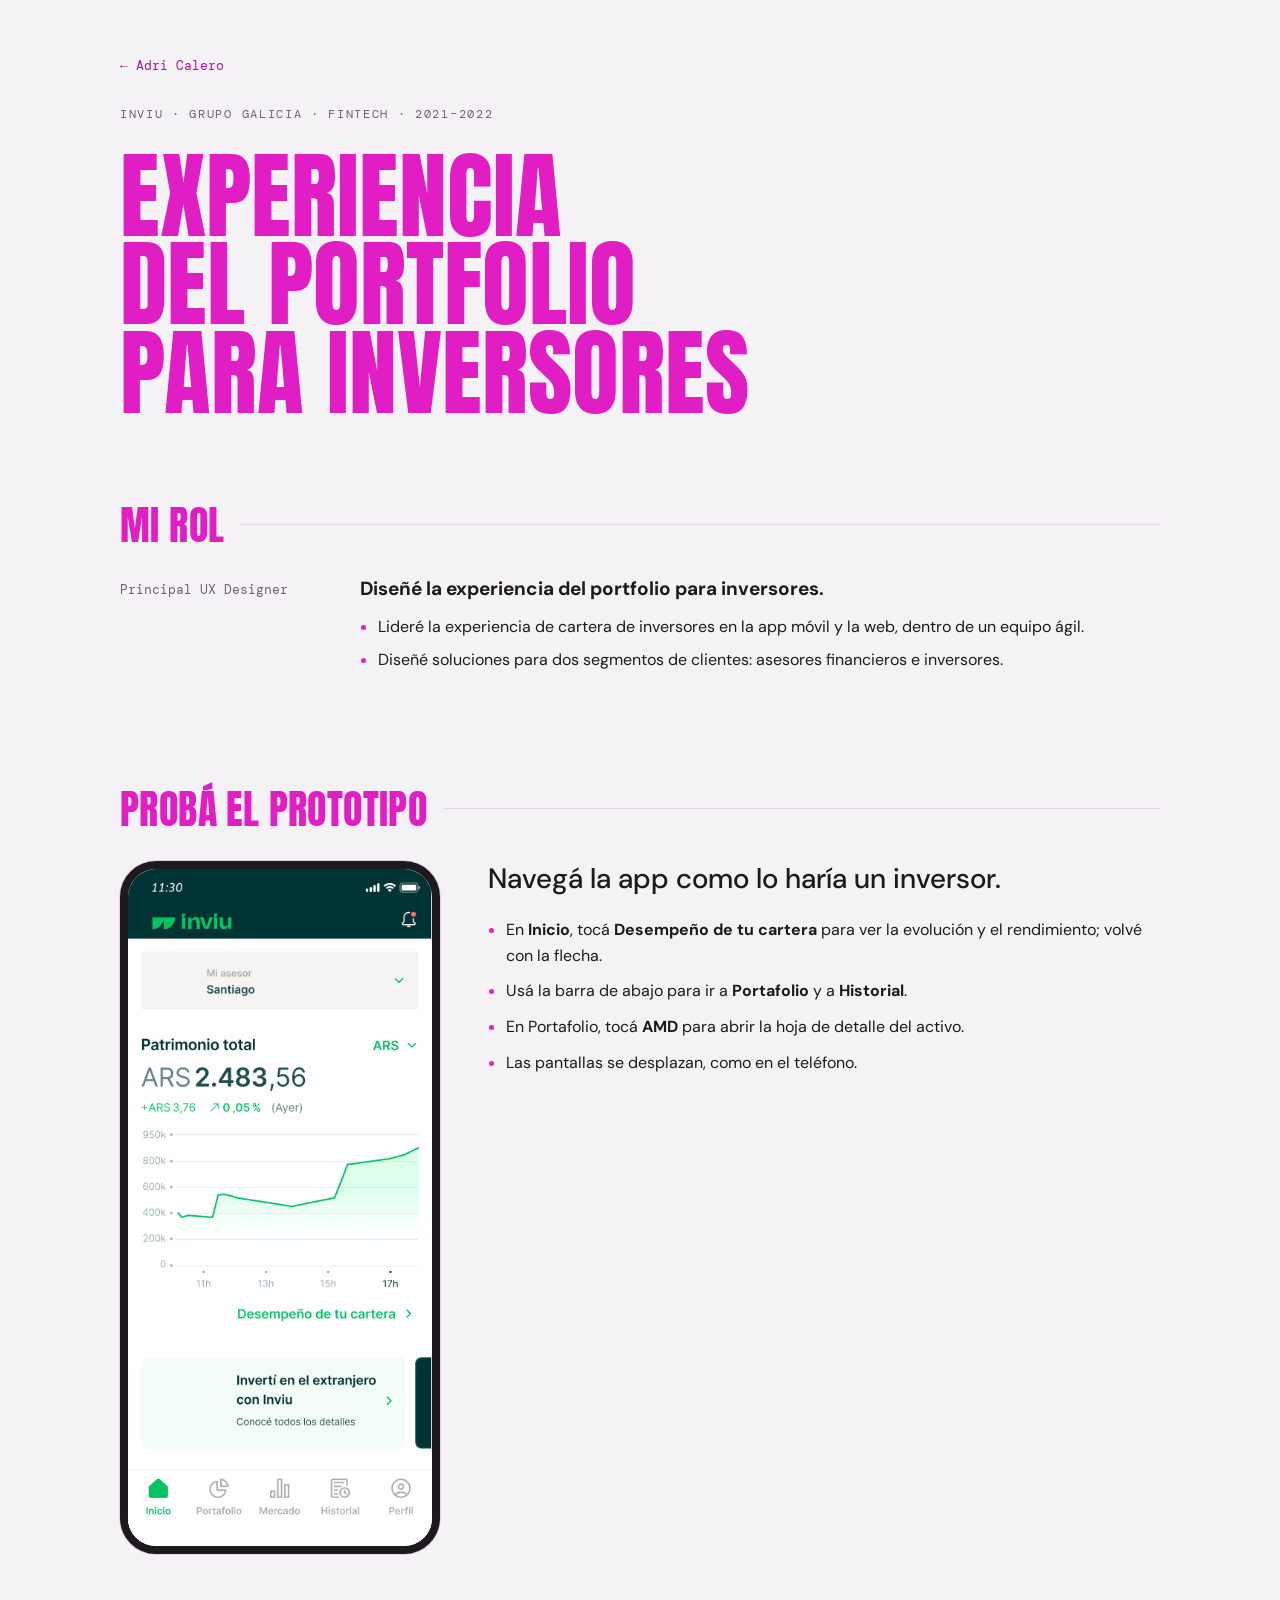
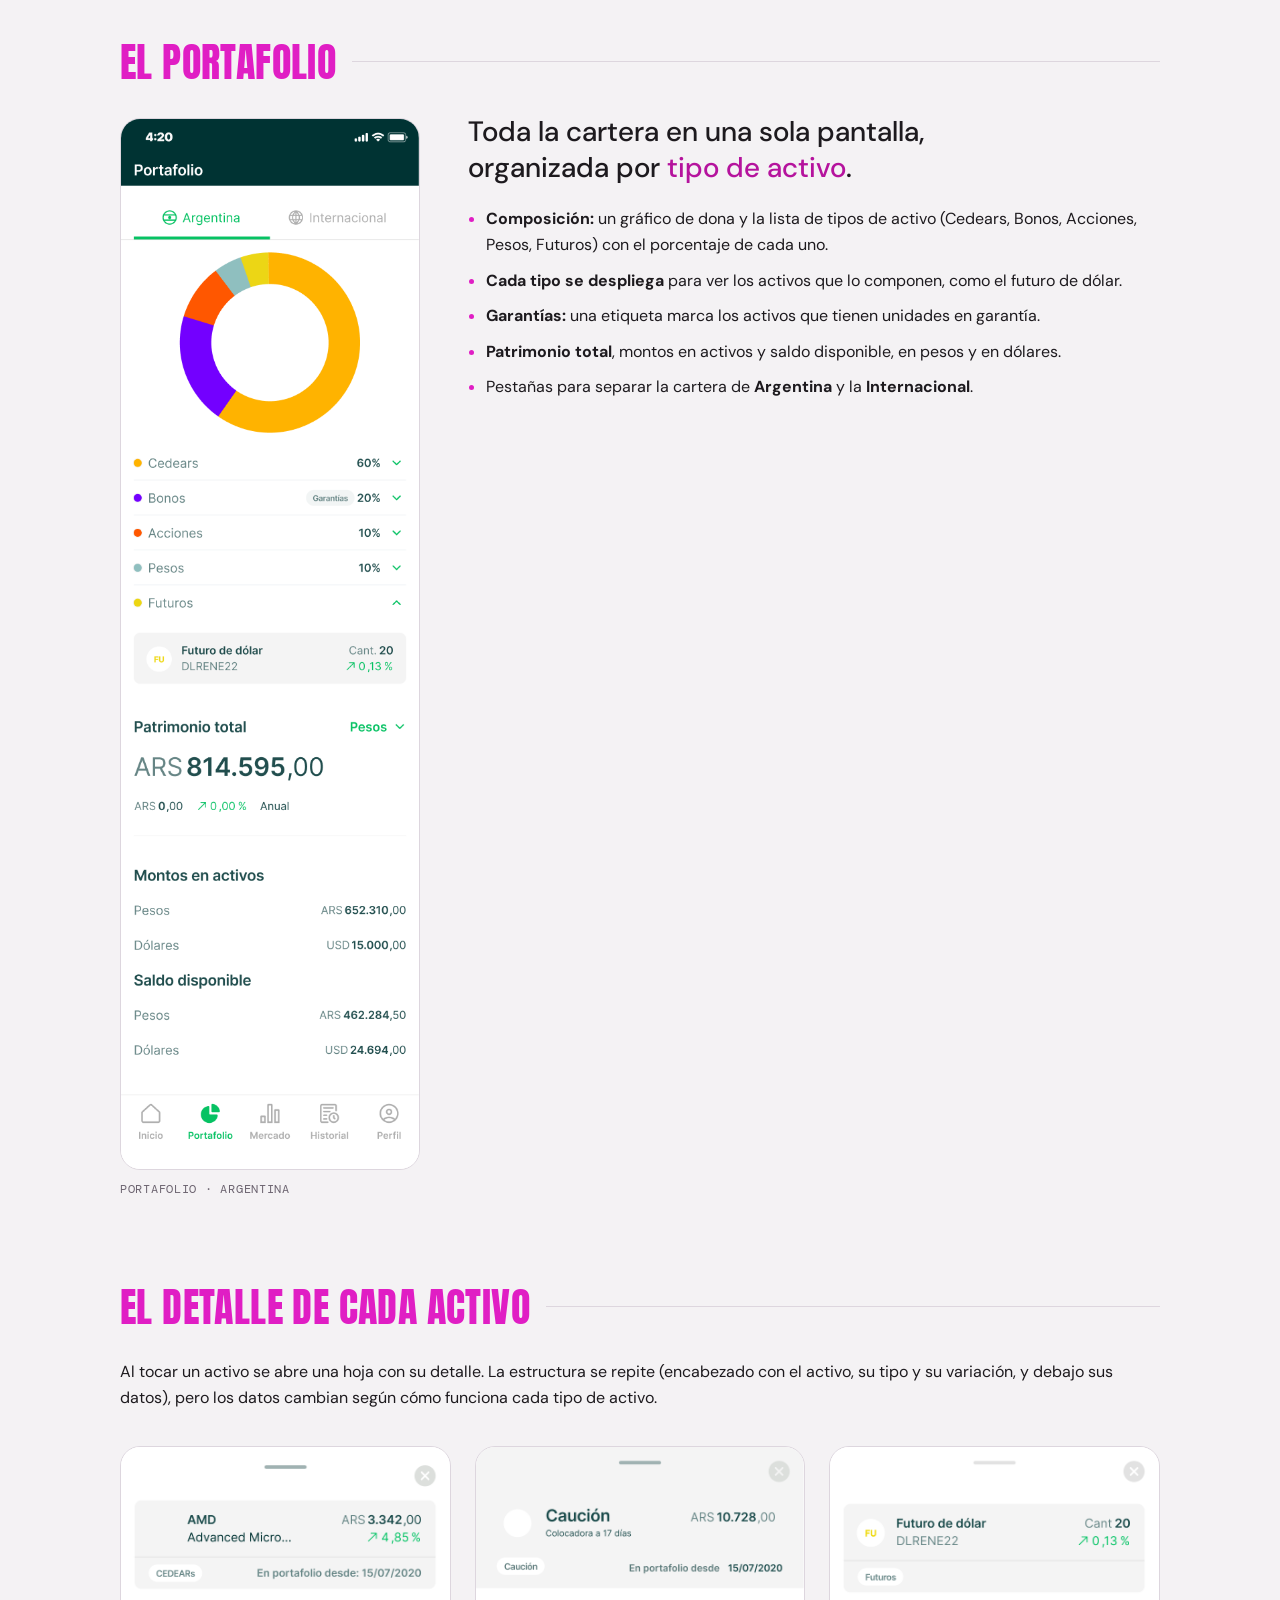
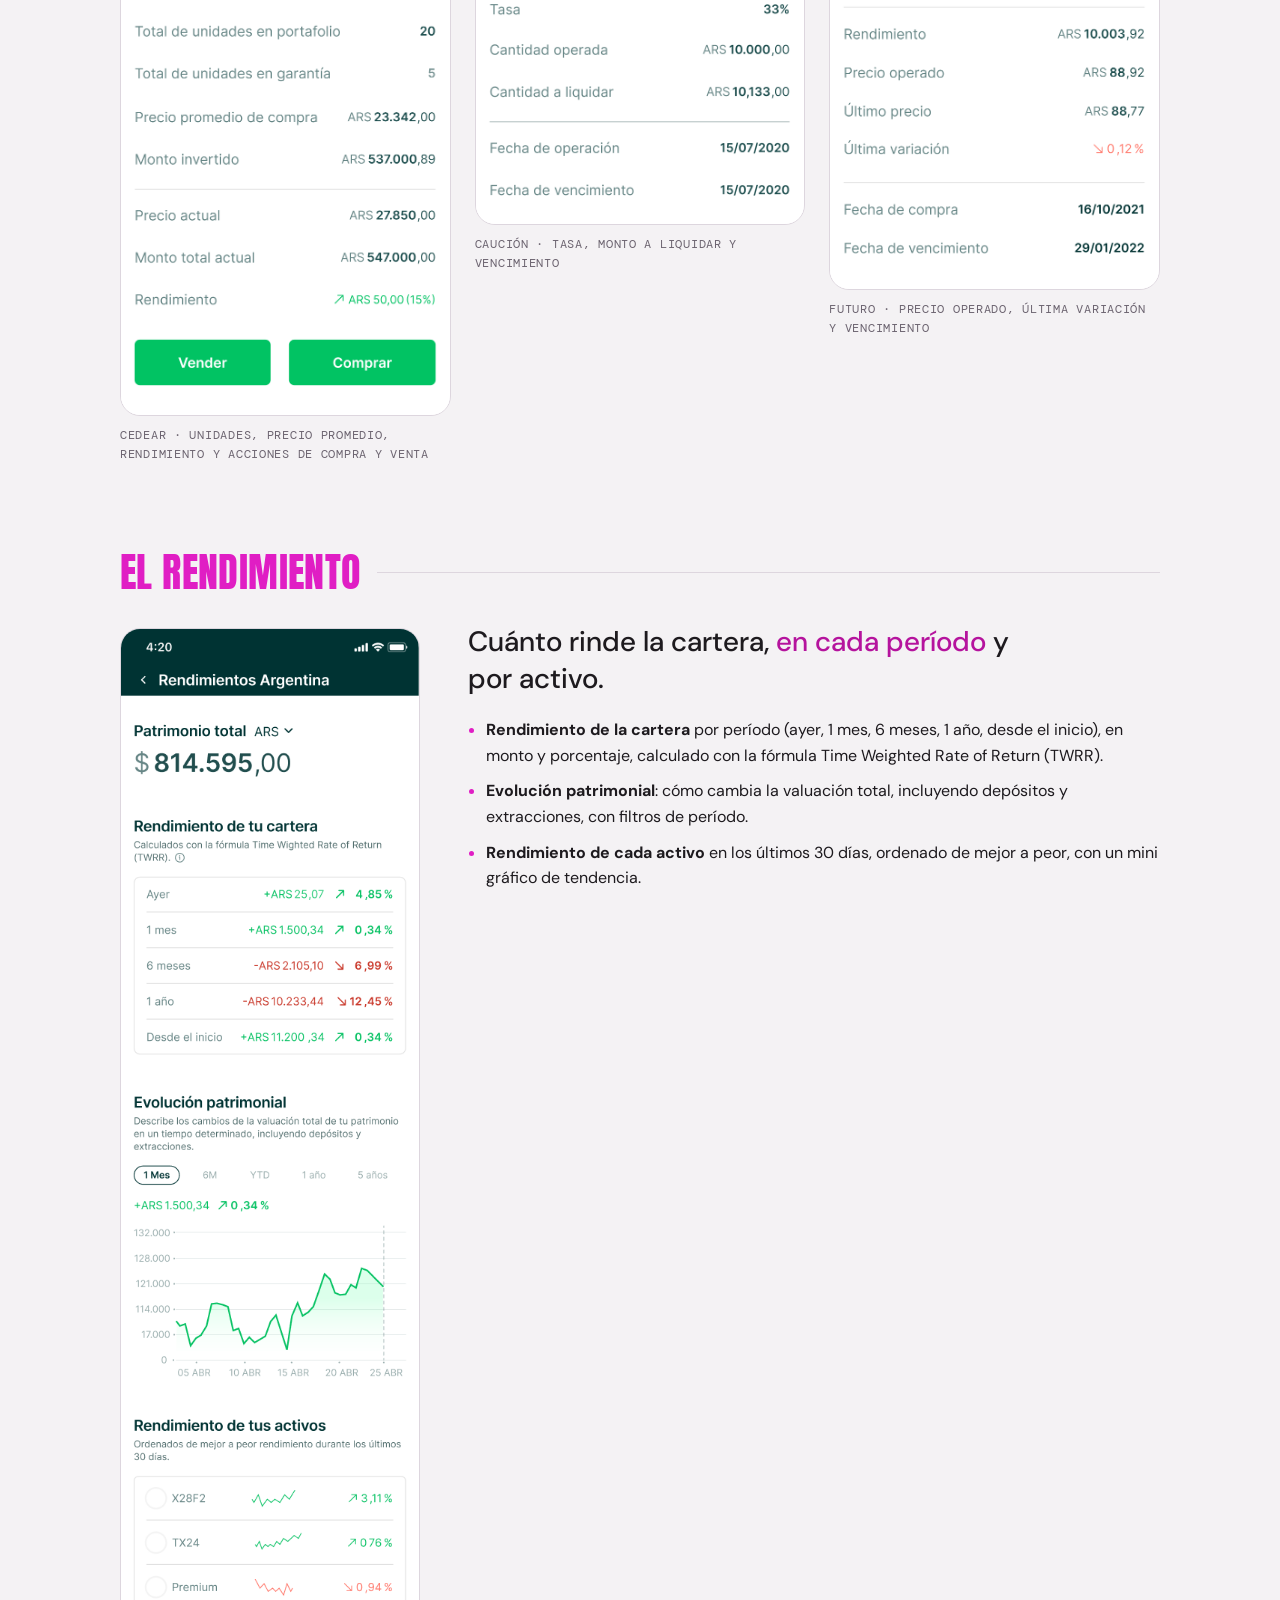
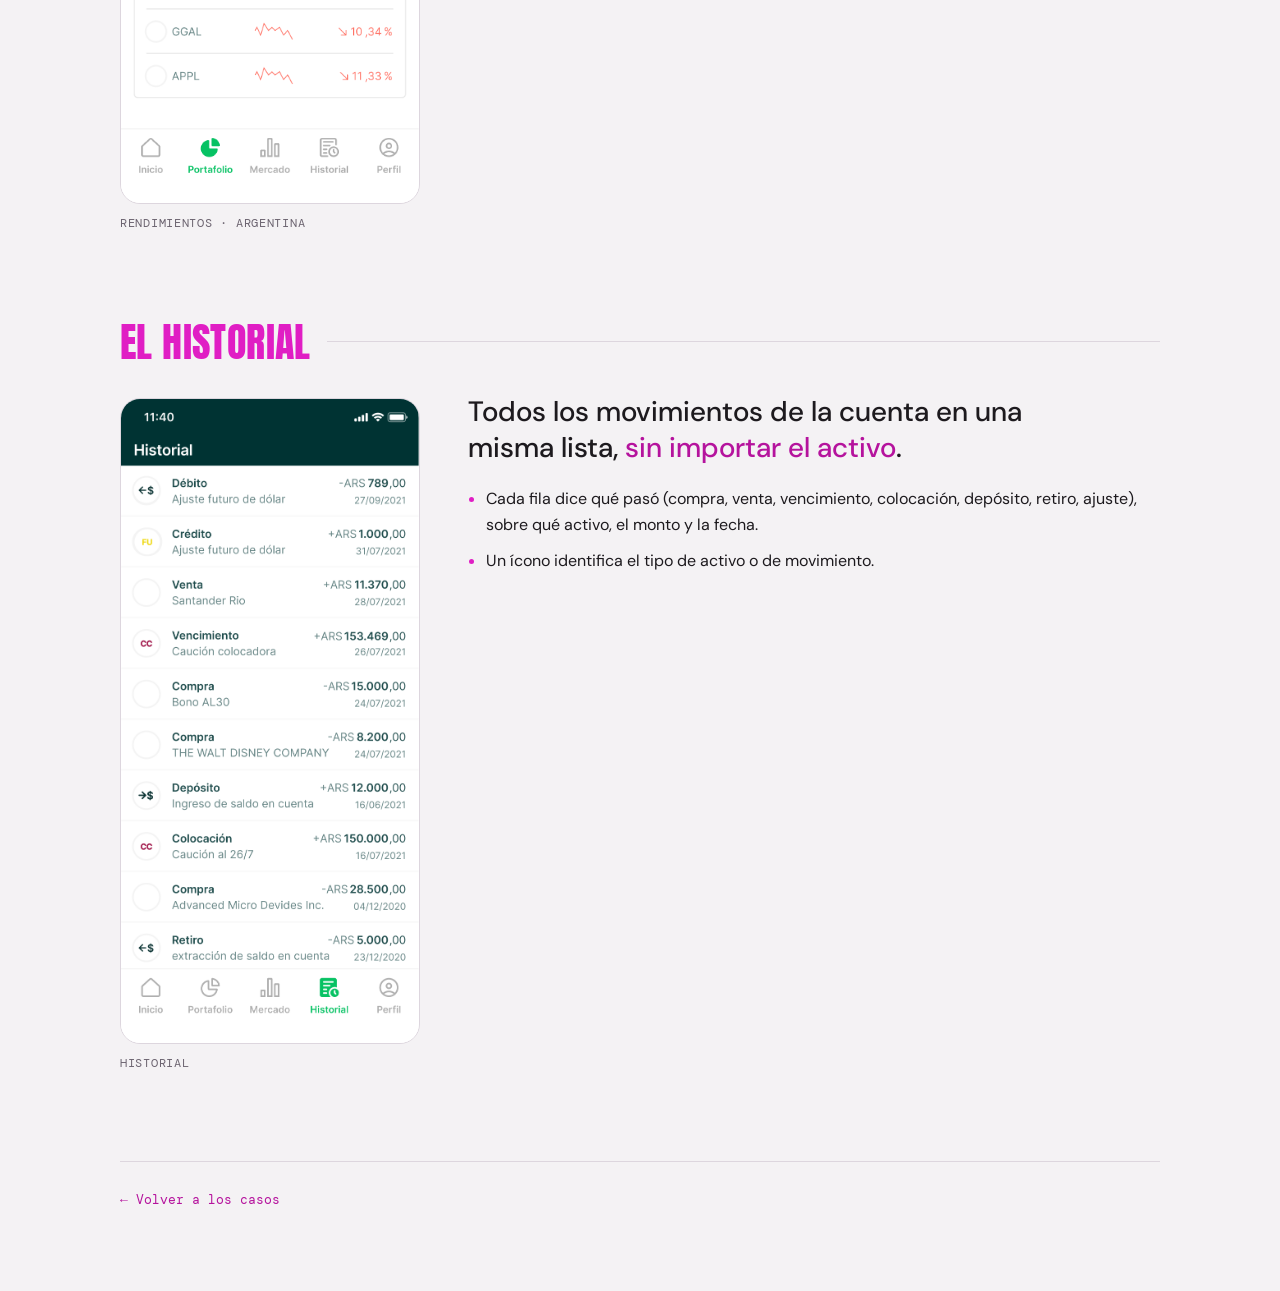
<file: casos/inviu.html>
<!doctype html>
<html lang="es">
<head>
<meta charset="utf-8">
<meta name="viewport" content="width=device-width, initial-scale=1, viewport-fit=cover">
<title>Experiencia del portfolio para inversores · Adri Calero</title>
<link rel="icon" type="image/png" href="../favicon.png">
<link rel="preconnect" href="https://fonts.googleapis.com">
<link rel="preconnect" href="https://fonts.gstatic.com" crossorigin>
<link rel="stylesheet" href="https://fonts.googleapis.com/css2?family=Anton&family=DM+Sans:ital,opsz,wght@0,9..40,400;0,9..40,500;0,9..40,700;1,9..40,400&family=DM+Mono:wght@400;500&display=swap">
<link rel="stylesheet" href="../css/styles.css">
</head>
<body>

<div class="wrap">

  <header class="hero">
    <a class="back" href="../index.html#h-casos">← Adri Calero</a>
    <p class="eyebrow">Inviu · Grupo Galicia · Fintech · 2021–2022</p>
    <h1 class="case-title">Experiencia del portfolio para inversores</h1>
  </header>

  <section class="sec" aria-labelledby="h-rol">
    <div class="sec-head"><h2 id="h-rol">Mi rol</h2></div>
    <div class="jobs">
      <article class="job">
        <p class="when">Principal UX Designer</p>
        <div class="job-body">
          <h3>Diseñé la experiencia del portfolio para inversores.</h3>
          <ul>
            <li>Lideré la experiencia de cartera de inversores en la app móvil y la web, dentro de un equipo ágil.</li>
            <li>Diseñé soluciones para dos segmentos de clientes: asesores financieros e inversores.</li>
          </ul>
        </div>
      </article>
    </div>
  </section>

  <section class="sec" aria-labelledby="h-proto">
    <div class="sec-head"><h2 id="h-proto">Probá el prototipo</h2></div>
    <div class="proto-row">
      <div class="proto">
        <div class="proto-phone">
        <div class="proto-screen" data-screen="inicio" aria-label="Inicio">
          <div class="proto-canvas"><img src="../fotos/inviu-p-inicio.png" alt="Pantalla de Inicio" width="409" height="1466"><button class="hot" style="left:0.00%;top:39.20%;width:100.00%;height:3.27%" data-go="desempeno" type="button" aria-label="Ver desempeño de tu cartera"></button></div>
          <div class="proto-tab"><img src="../fotos/inviu-p-inicio-tab.png" alt="" width="409" height="102"><button class="hot" style="left:20%;top:0;width:20%;height:100%" data-go="portafolio" type="button" aria-label="Ir a Portafolio"></button><button class="hot" style="left:60%;top:0;width:20%;height:100%" data-go="historial" type="button" aria-label="Ir a Historial"></button></div>
        </div>
        <div class="proto-screen" data-screen="desempeno" aria-label="Desempeño de la cartera" hidden>
          <div class="proto-canvas"><img src="../fotos/inviu-p-desempeno.png" alt="Pantalla de Desempeño de la cartera" width="400" height="1568"><button class="hot" style="left:0.00%;top:2.72%;width:19.20%;height:3.26%" data-go="inicio" type="button" aria-label="Volver a Inicio"></button></div>
          
        </div>
        <div class="proto-screen" data-screen="portafolio" aria-label="Portafolio" hidden>
          <div class="proto-canvas"><img src="../fotos/inviu-p-portafolio.png" alt="Pantalla de Portafolio" width="334" height="1484"><button class="hot" style="left:4.27%;top:32.85%;width:91.47%;height:3.83%" data-sheet-open="cedear" type="button" aria-label="Ver detalle de AMD"></button></div>
          <div class="proto-tab"><img src="../fotos/inviu-p-portafolio-tab.png" alt="" width="334" height="84"><button class="hot" style="left:0%;top:0;width:20%;height:100%" data-go="inicio" type="button" aria-label="Ir a Inicio"></button><button class="hot" style="left:60%;top:0;width:20%;height:100%" data-go="historial" type="button" aria-label="Ir a Historial"></button></div>
        </div>
        <div class="proto-screen" data-screen="historial" aria-label="Historial" hidden>
          <div class="proto-canvas"><img src="../fotos/inviu-p-historial.png" alt="Pantalla de Historial" width="725" height="1387"></div>
          <div class="proto-tab"><img src="../fotos/inviu-p-historial-tab.png" alt="" width="725" height="181"><button class="hot" style="left:0%;top:0;width:20%;height:100%" data-go="inicio" type="button" aria-label="Ir a Inicio"></button><button class="hot" style="left:20%;top:0;width:20%;height:100%" data-go="portafolio" type="button" aria-label="Ir a Portafolio"></button></div>
        </div>
          <div class="proto-sheet" data-sheet="cedear" hidden>
            <button class="proto-dim" data-close type="button" aria-label="Cerrar detalle"></button>
            <div class="proto-sheet-body"><img src="../fotos/inviu-cedear.png" alt="Detalle de AMD: unidades en portafolio y en garantía, precio promedio, monto invertido, precio actual, rendimiento y botones Vender y Comprar" width="724" height="1251"><button class="hot" style="left:86%;top:1%;width:13%;height:8%" data-close type="button" aria-label="Cerrar detalle"></button></div>
          </div>
        </div>
      </div>
      <div class="ui-notes">
        <p class="role">Navegá la app como lo haría un inversor.</p>
        <ul class="notes">
          <li>En <b>Inicio</b>, tocá <b>Desempeño de tu cartera</b> para ver la evolución y el rendimiento; volvé con la flecha.</li>
          <li>Usá la barra de abajo para ir a <b>Portafolio</b> y a <b>Historial</b>.</li>
          <li>En Portafolio, tocá <b>AMD</b> para abrir la hoja de detalle del activo.</li>
          <li>Las pantallas se desplazan, como en el teléfono.</li>
        </ul>
      </div>
    </div>
  </section>

  <section class="sec" aria-labelledby="h-portafolio">
    <div class="sec-head"><h2 id="h-portafolio">El portafolio</h2></div>
    <div class="ui-row">
      <figure class="case-img phone">
        <img src="../fotos/inviu-portafolio.png" alt="Pantalla de Portafolio: gráfico de dona con la composición por tipo de activo, lista de Cedears, Bonos, Acciones, Pesos y Futuros con su porcentaje, futuro de dólar desplegado, patrimonio total, montos en activos y saldo disponible" width="445" height="1568" loading="lazy">
        <figcaption>Portafolio · Argentina</figcaption>
      </figure>
      <div class="ui-notes">
        <p class="role">Toda la cartera en una sola pantalla, organizada por <em>tipo de activo</em>.</p>
        <ul class="notes">
          <li><b>Composición:</b> un gráfico de dona y la lista de tipos de activo (Cedears, Bonos, Acciones, Pesos, Futuros) con el porcentaje de cada uno.</li>
          <li><b>Cada tipo se despliega</b> para ver los activos que lo componen, como el futuro de dólar.</li>
          <li><b>Garantías:</b> una etiqueta marca los activos que tienen unidades en garantía.</li>
          <li><b>Patrimonio total</b>, montos en activos y saldo disponible, en pesos y en dólares.</li>
          <li>Pestañas para separar la cartera de <b>Argentina</b> y la <b>Internacional</b>.</li>
        </ul>
      </div>
    </div>
  </section>

  <section class="sec" aria-labelledby="h-activos">
    <div class="sec-head"><h2 id="h-activos">El detalle de cada activo</h2></div>
    <p>Al tocar un activo se abre una hoja con su detalle. La estructura se repite (encabezado con el activo, su tipo y su variación, y debajo sus datos), pero los datos cambian según cómo funciona cada tipo de activo.</p>
    <div class="screens">
      <figure class="case-img phone">
        <img src="../fotos/inviu-cedear.png" alt="Detalle de un CEDEAR: unidades en portafolio y en garantía, precio promedio de compra, monto invertido, precio actual, monto total actual, rendimiento y botones Vender y Comprar" width="724" height="1251" loading="lazy">
        <figcaption>CEDEAR · Unidades, precio promedio, rendimiento y acciones de compra y venta</figcaption>
      </figure>
      <figure class="case-img phone">
        <img src="../fotos/inviu-caucion.png" alt="Detalle de una caución colocadora a 17 días: tasa, cantidad operada, cantidad a liquidar, fecha de operación y fecha de vencimiento" width="724" height="830" loading="lazy">
        <figcaption>Caución · Tasa, monto a liquidar y vencimiento</figcaption>
      </figure>
      <figure class="case-img phone">
        <img src="../fotos/inviu-futuro.png" alt="Detalle de un futuro de dólar: rendimiento, precio operado, último precio, última variación, fecha de compra y fecha de vencimiento" width="724" height="973" loading="lazy">
        <figcaption>Futuro · Precio operado, última variación y vencimiento</figcaption>
      </figure>
    </div>
  </section>

  <section class="sec" aria-labelledby="h-rendimiento">
    <div class="sec-head"><h2 id="h-rendimiento">El rendimiento</h2></div>
    <div class="ui-row">
      <figure class="case-img phone">
        <img src="../fotos/inviu-rendimientos.png" alt="Pantalla Rendimientos Argentina: patrimonio total, rendimiento de la cartera por período con montos y porcentajes, gráfico de evolución patrimonial con filtros de período y lista de rendimiento por activo con mini gráficos" width="398" height="1568" loading="lazy">
        <figcaption>Rendimientos · Argentina</figcaption>
      </figure>
      <div class="ui-notes">
        <p class="role">Cuánto rinde la cartera, <em>en cada período</em> y por activo.</p>
        <ul class="notes">
          <li><b>Rendimiento de la cartera</b> por período (ayer, 1 mes, 6 meses, 1 año, desde el inicio), en monto y porcentaje, calculado con la fórmula Time Weighted Rate of Return (TWRR).</li>
          <li><b>Evolución patrimonial</b>: cómo cambia la valuación total, incluyendo depósitos y extracciones, con filtros de período.</li>
          <li><b>Rendimiento de cada activo</b> en los últimos 30 días, ordenado de mejor a peor, con un mini gráfico de tendencia.</li>
        </ul>
      </div>
    </div>
  </section>

  <section class="sec" aria-labelledby="h-historial">
    <div class="sec-head"><h2 id="h-historial">El historial</h2></div>
    <div class="ui-row">
      <figure class="case-img phone">
        <img src="../fotos/inviu-historial.png" alt="Pantalla de Historial: lista de movimientos con débitos y créditos por ajuste de futuro, ventas, vencimiento y colocación de cauciones, compras de bonos y acciones, depósitos y retiros" width="725" height="1568" loading="lazy">
        <figcaption>Historial</figcaption>
      </figure>
      <div class="ui-notes">
        <p class="role">Todos los movimientos de la cuenta en una misma lista, <em>sin importar el activo</em>.</p>
        <ul class="notes">
          <li>Cada fila dice qué pasó (compra, venta, vencimiento, colocación, depósito, retiro, ajuste), sobre qué activo, el monto y la fecha.</li>
          <li>Un ícono identifica el tipo de activo o de movimiento.</li>
        </ul>
      </div>
    </div>
  </section>

  <footer>
    <a class="back" href="../index.html#h-casos">← Volver a los casos</a>
  </footer>
</div>

<script src="../js/prototipo.js"></script>

</body>
</html>
</file>
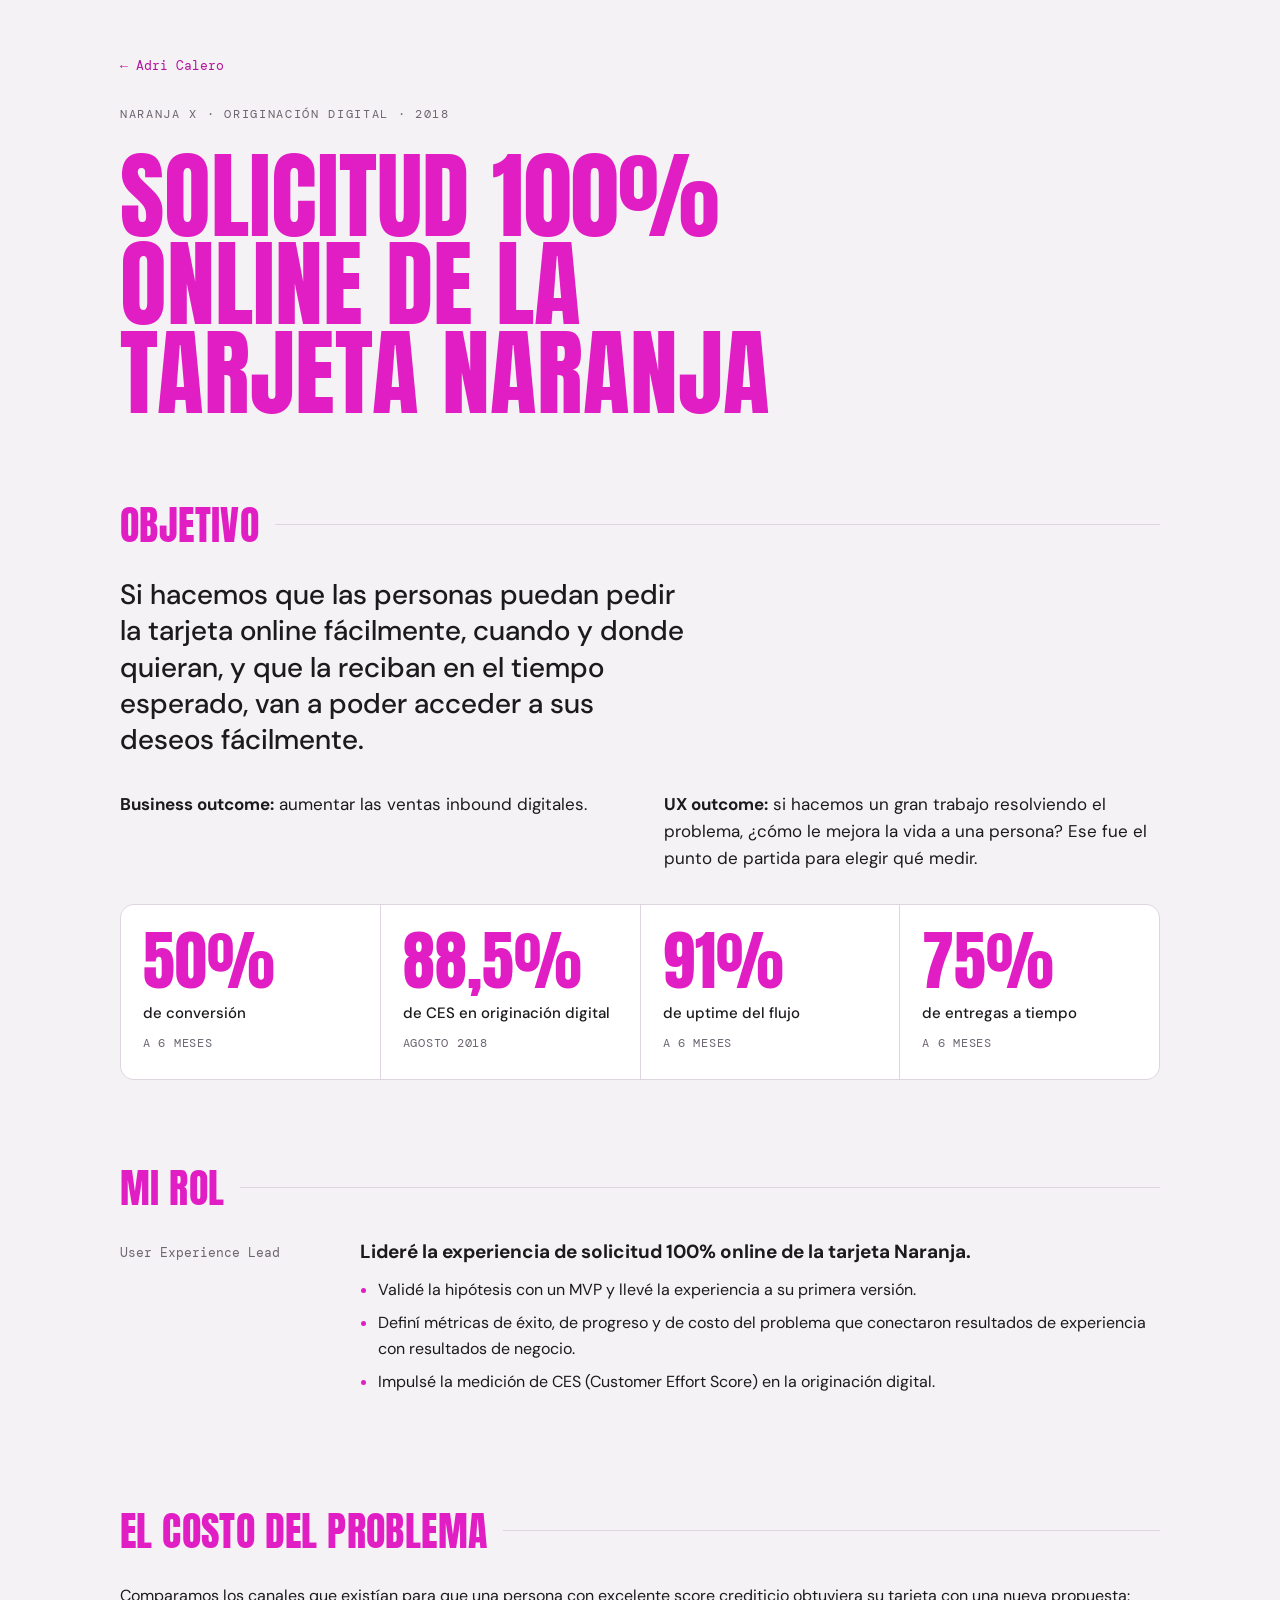
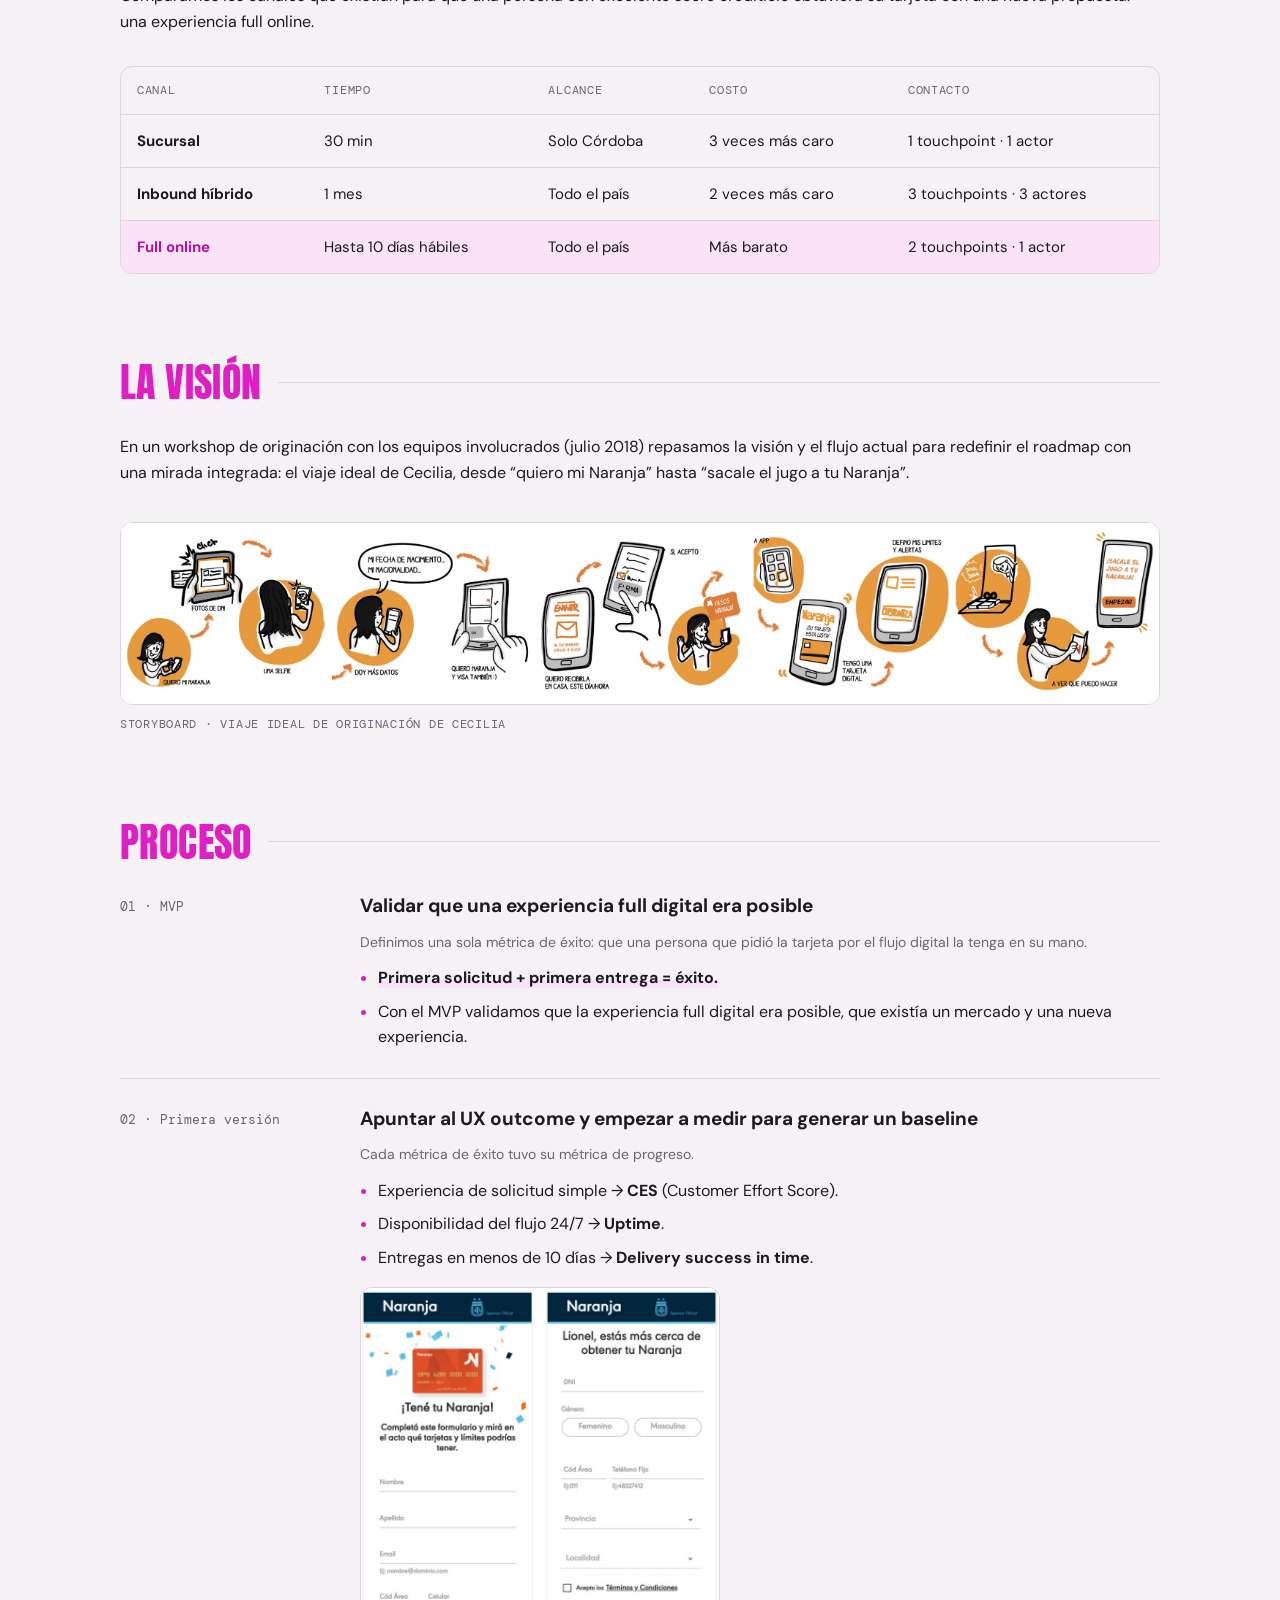
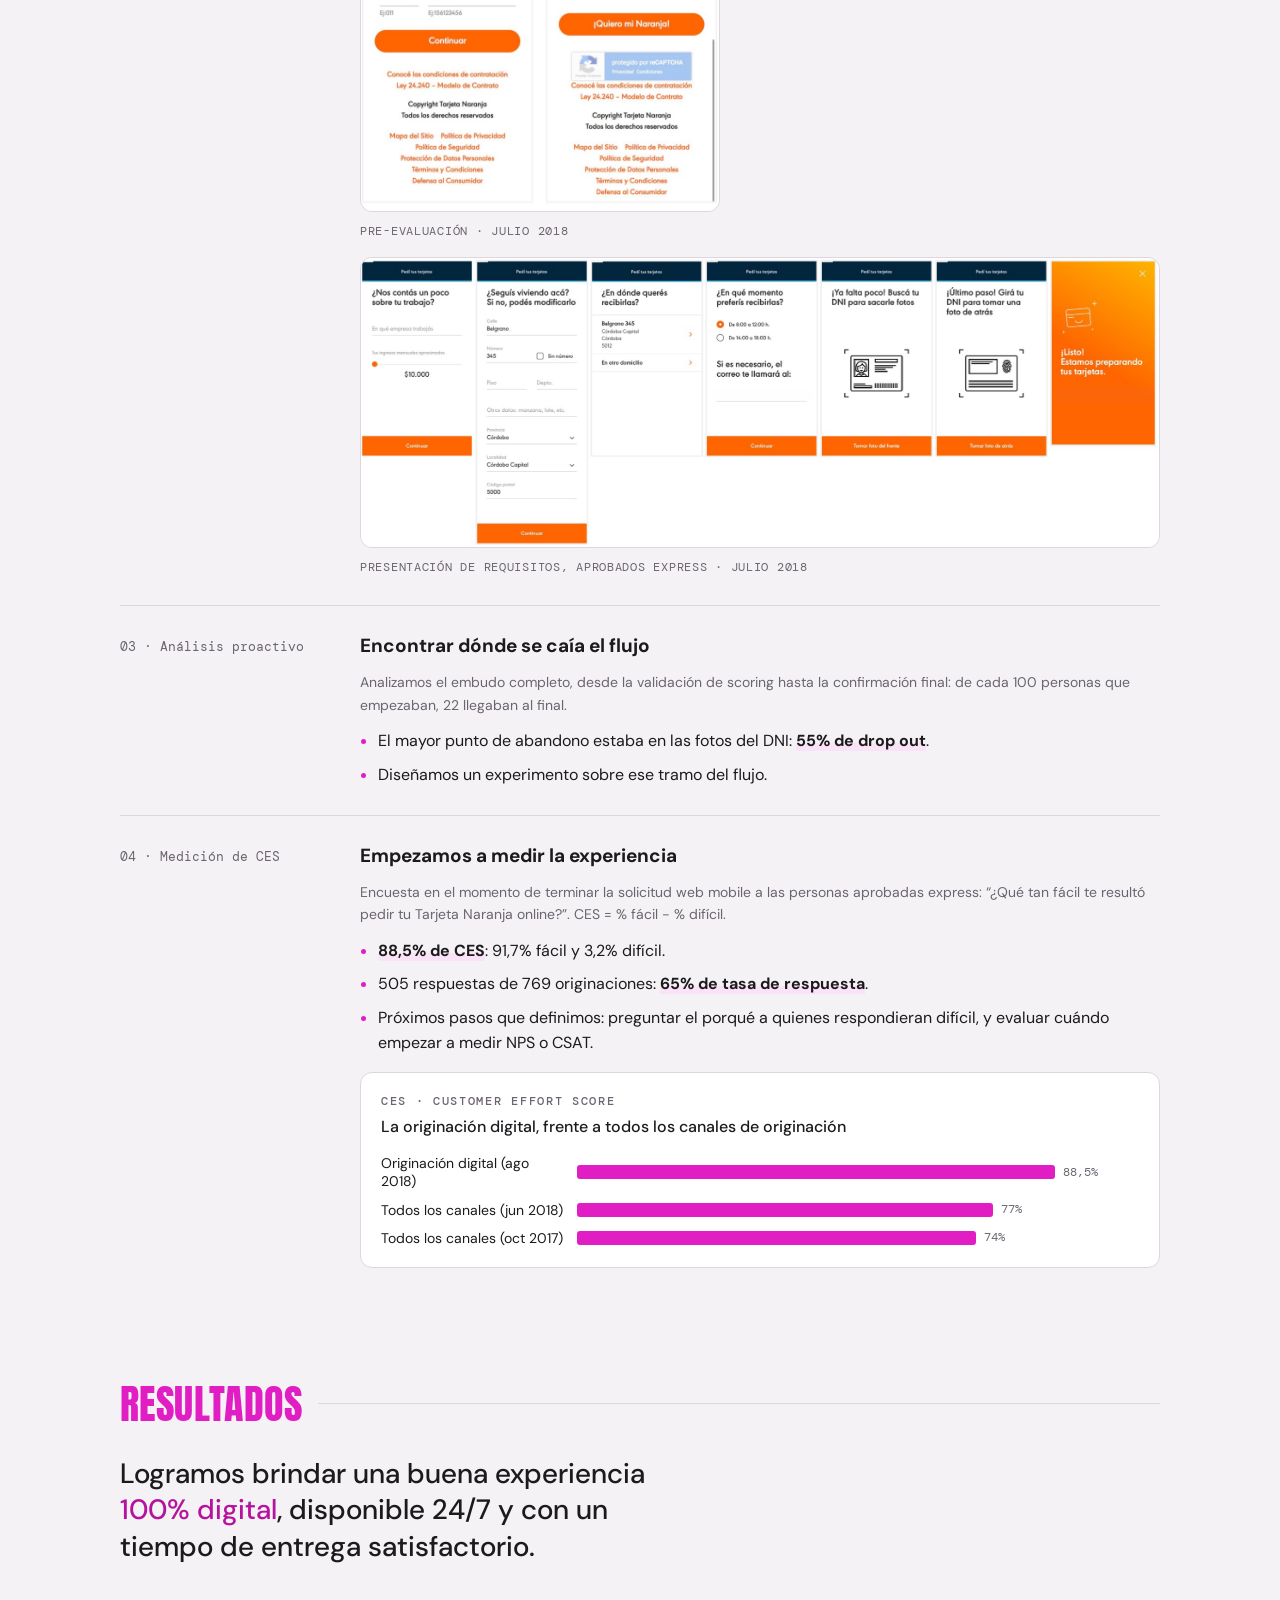
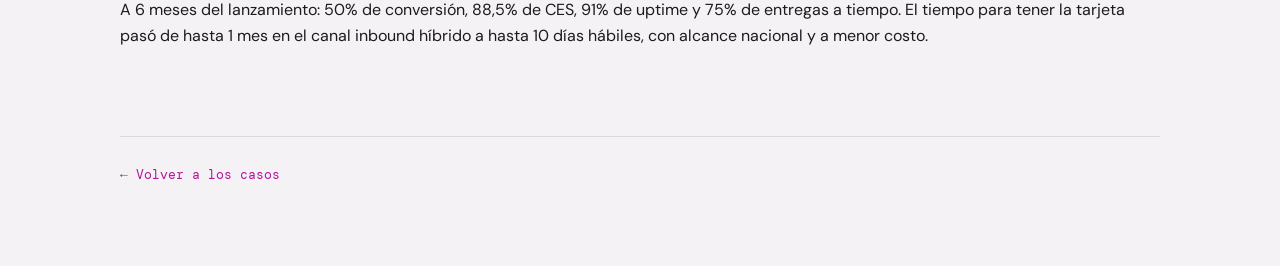
<file: casos/naranja-x.html>
<!doctype html>
<html lang="es">
<head>
<meta charset="utf-8">
<meta name="viewport" content="width=device-width, initial-scale=1, viewport-fit=cover">
<title>Solicitud 100% online de la tarjeta Naranja · Adri Calero</title>
<link rel="icon" type="image/png" href="../favicon.png">
<link rel="preconnect" href="https://fonts.googleapis.com">
<link rel="preconnect" href="https://fonts.gstatic.com" crossorigin>
<link rel="stylesheet" href="https://fonts.googleapis.com/css2?family=Anton&family=DM+Sans:ital,opsz,wght@0,9..40,400;0,9..40,500;0,9..40,700;1,9..40,400&family=DM+Mono:wght@400;500&display=swap">
<link rel="stylesheet" href="../css/styles.css">
</head>
<body>

<div class="wrap">

  <header class="hero">
    <a class="back" href="../index.html#h-casos">← Adri Calero</a>
    <p class="eyebrow">Naranja X · Originación digital · 2018</p>
    <h1 class="case-title">Solicitud 100% online de la tarjeta Naranja</h1>
  </header>

  <section class="sec" aria-labelledby="h-objetivo">
    <div class="sec-head"><h2 id="h-objetivo">Objetivo</h2></div>
    <p class="role">Si hacemos que las personas puedan pedir la tarjeta online fácilmente, cuando y donde quieran, y que la reciban en el tiempo esperado, van a poder acceder a sus deseos fácilmente.</p>
    <div class="perfil">
      <p><b>Business outcome:</b> aumentar las ventas inbound digitales.</p>
      <p><b>UX outcome:</b> si hacemos un gran trabajo resolviendo el problema, ¿cómo le mejora la vida a una persona? Ese fue el punto de partida para elegir qué medir.</p>
    </div>
    <div class="metrics">
      <div class="metric"><span class="num">50%</span><span class="what">de conversión</span><span class="where">A 6 meses</span></div>
      <div class="metric"><span class="num">88,5%</span><span class="what">de CES en originación digital</span><span class="where">Agosto 2018</span></div>
      <div class="metric"><span class="num">91%</span><span class="what">de uptime del flujo</span><span class="where">A 6 meses</span></div>
      <div class="metric"><span class="num">75%</span><span class="what">de entregas a tiempo</span><span class="where">A 6 meses</span></div>
    </div>
  </section>

  <section class="sec" aria-labelledby="h-rol">
    <div class="sec-head"><h2 id="h-rol">Mi rol</h2></div>
    <div class="jobs">
      <article class="job">
        <p class="when">User Experience Lead</p>
        <div class="job-body">
          <h3>Lideré la experiencia de solicitud 100% online de la tarjeta Naranja.</h3>
          <ul>
            <li>Validé la hipótesis con un MVP y llevé la experiencia a su primera versión.</li>
            <li>Definí métricas de éxito, de progreso y de costo del problema que conectaron resultados de experiencia con resultados de negocio.</li>
            <li>Impulsé la medición de CES (Customer Effort Score) en la originación digital.</li>
          </ul>
        </div>
      </article>
    </div>
  </section>

  <section class="sec" aria-labelledby="h-problema">
    <div class="sec-head"><h2 id="h-problema">El costo del problema</h2></div>
    <p>Comparamos los canales que existían para que una persona con excelente score crediticio obtuviera su tarjeta con una nueva propuesta: una experiencia full online.</p>
    <div class="table-wrap">
      <table class="compare">
        <thead>
          <tr><th scope="col">Canal</th><th scope="col">Tiempo</th><th scope="col">Alcance</th><th scope="col">Costo</th><th scope="col">Contacto</th></tr>
        </thead>
        <tbody>
          <tr><th scope="row">Sucursal</th><td>30 min</td><td>Solo Córdoba</td><td>3 veces más caro</td><td>1 touchpoint · 1 actor</td></tr>
          <tr><th scope="row">Inbound híbrido</th><td>1 mes</td><td>Todo el país</td><td>2 veces más caro</td><td>3 touchpoints · 3 actores</td></tr>
          <tr class="hl"><th scope="row">Full online</th><td>Hasta 10 días hábiles</td><td>Todo el país</td><td>Más barato</td><td>2 touchpoints · 1 actor</td></tr>
        </tbody>
      </table>
    </div>
  </section>

  <section class="sec" aria-labelledby="h-vision">
    <div class="sec-head"><h2 id="h-vision">La visión</h2></div>
    <p>En un workshop de originación con los equipos involucrados (julio 2018) repasamos la visión y el flujo actual para redefinir el roadmap con una mirada integrada: el viaje ideal de Cecilia, desde “quiero mi Naranja” hasta “sacale el jugo a tu Naranja”.</p>
    <figure class="case-img">
      <div class="scroll-x"><img src="../fotos/naranja-storyboard.jpg" alt="Storyboard ilustrado del viaje ideal de Cecilia: pide su Naranja, saca fotos del DNI y una selfie, completa datos, elige Naranja y Visa, agenda la entrega, firma, recibe una tarjeta digital, configura límites y alertas y empieza a usarla" width="2835" height="495" loading="lazy"></div>
      <figcaption>Storyboard · Viaje ideal de originación de Cecilia</figcaption>
    </figure>
  </section>

  <section class="sec" aria-labelledby="h-proceso">
    <div class="sec-head"><h2 id="h-proceso">Proceso</h2></div>
    <div class="jobs">

      <article class="job">
        <p class="when">01 · MVP</p>
        <div class="job-body">
          <h3>Validar que una experiencia full digital era posible</h3>
          <p class="ctx">Definimos una sola métrica de éxito: que una persona que pidió la tarjeta por el flujo digital la tenga en su mano.</p>
          <ul>
            <li><strong>Primera solicitud + primera entrega = éxito.</strong></li>
            <li>Con el MVP validamos que la experiencia full digital era posible, que existía un mercado y una nueva experiencia.</li>
          </ul>
        </div>
      </article>

      <article class="job">
        <p class="when">02 · Primera versión</p>
        <div class="job-body">
          <h3>Apuntar al UX outcome y empezar a medir para generar un baseline</h3>
          <p class="ctx">Cada métrica de éxito tuvo su métrica de progreso.</p>
          <ul>
            <li>Experiencia de solicitud simple → <b>CES</b> (Customer Effort Score).</li>
            <li>Disponibilidad del flujo 24/7 → <b>Uptime</b>.</li>
            <li>Entregas en menos de 10 días → <b>Delivery success in time</b>.</li>
          </ul>
          <figure class="case-img narrow">
            <img src="../fotos/naranja-pantallas-preevaluacion.jpg" alt="Dos pantallas mobile de pre-evaluación: formulario con nombre, apellido, email y celular, y segundo paso con DNI, género, teléfono, provincia y localidad" width="760" height="1110" loading="lazy">
            <figcaption>Pre-evaluación · Julio 2018</figcaption>
          </figure>
          <figure class="case-img">
            <img src="../fotos/naranja-pantallas-flujo.jpg" alt="Siete pantallas mobile del flujo de aprobados express: trabajo e ingresos, domicilio, lugar de entrega, horario de entrega, foto del frente del DNI, foto del dorso del DNI y confirmación" width="1860" height="675" loading="lazy">
            <figcaption>Presentación de requisitos, aprobados express · Julio 2018</figcaption>
          </figure>
        </div>
      </article>

      <article class="job">
        <p class="when">03 · Análisis proactivo</p>
        <div class="job-body">
          <h3>Encontrar dónde se caía el flujo</h3>
          <p class="ctx">Analizamos el embudo completo, desde la validación de scoring hasta la confirmación final: de cada 100 personas que empezaban, 22 llegaban al final.</p>
          <ul>
            <li>El mayor punto de abandono estaba en las fotos del DNI: <strong>55% de drop out</strong>.</li>
            <li>Diseñamos un experimento sobre ese tramo del flujo.</li>
          </ul>
        </div>
      </article>

      <article class="job">
        <p class="when">04 · Medición de CES</p>
        <div class="job-body">
          <h3>Empezamos a medir la experiencia</h3>
          <p class="ctx">Encuesta en el momento de terminar la solicitud web mobile a las personas aprobadas express: “¿Qué tan fácil te resultó pedir tu Tarjeta Naranja online?”. CES = % fácil − % difícil.</p>
          <ul>
            <li><strong>88,5% de CES</strong>: 91,7% fácil y 3,2% difícil.</li>
            <li>505 respuestas de 769 originaciones: <strong>65% de tasa de respuesta</strong>.</li>
            <li>Próximos pasos que definimos: preguntar el porqué a quienes respondieran difícil, y evaluar cuándo empezar a medir NPS o CSAT.</li>
          </ul>
          <figure class="chart">
            <figcaption><span class="eyebrow">CES · Customer Effort Score</span>La originación digital, frente a todos los canales de originación</figcaption>
            <ul class="bars">
              <li><span>Originación digital (ago 2018)</span><span class="track"><span class="fill" style="--w:100%"></span><span class="v">88,5%</span></span></li>
              <li><span>Todos los canales (jun 2018)</span><span class="track"><span class="fill" style="--w:87%"></span><span class="v">77%</span></span></li>
              <li><span>Todos los canales (oct 2017)</span><span class="track"><span class="fill" style="--w:83.6%"></span><span class="v">74%</span></span></li>
            </ul>
          </figure>
        </div>
      </article>

    </div>
  </section>

  <section class="sec" aria-labelledby="h-resultados">
    <div class="sec-head"><h2 id="h-resultados">Resultados</h2></div>
    <p class="role">Logramos brindar una buena experiencia <em>100% digital</em>, disponible 24/7 y con un tiempo de entrega satisfactorio.</p>
    <p>A 6 meses del lanzamiento: 50% de conversión, 88,5% de CES, 91% de uptime y 75% de entregas a tiempo. El tiempo para tener la tarjeta pasó de hasta 1 mes en el canal inbound híbrido a hasta 10 días hábiles, con alcance nacional y a menor costo.</p>
  </section>

  <footer>
    <a class="back" href="../index.html#h-casos">← Volver a los casos</a>
  </footer>
</div>

</body>
</html>
</file>
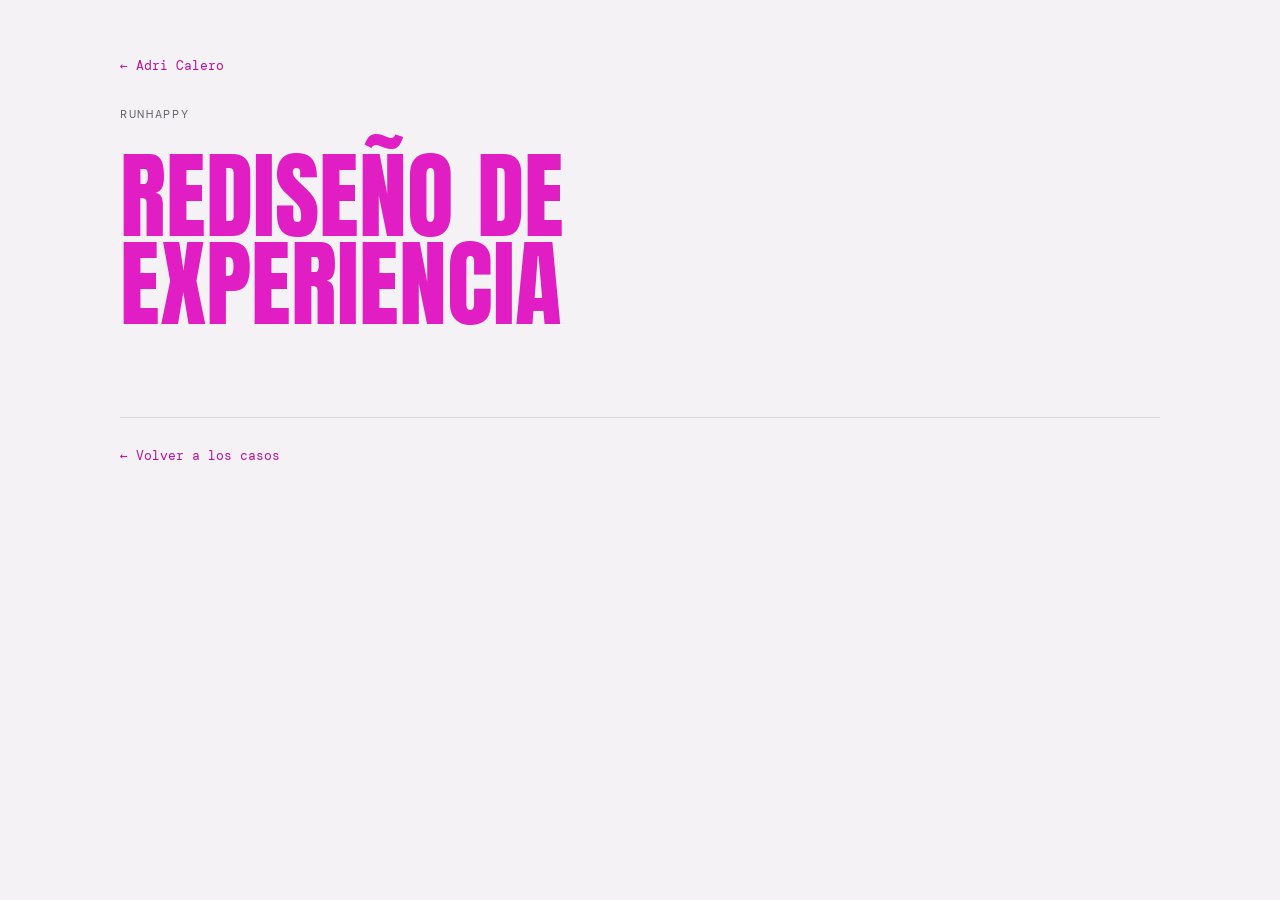
<file: casos/runhappy.html>
<!doctype html>
<html lang="es">
<head>
<meta charset="utf-8">
<meta name="viewport" content="width=device-width, initial-scale=1, viewport-fit=cover">
<title>Rediseño de experiencia · Adri Calero</title>
<link rel="icon" type="image/png" href="../favicon.png">
<link rel="preconnect" href="https://fonts.googleapis.com">
<link rel="preconnect" href="https://fonts.gstatic.com" crossorigin>
<link rel="stylesheet" href="https://fonts.googleapis.com/css2?family=Anton&family=DM+Sans:ital,opsz,wght@0,9..40,400;0,9..40,500;0,9..40,700;1,9..40,400&family=DM+Mono:wght@400;500&display=swap">
<link rel="stylesheet" href="../css/styles.css">
</head>
<body>

<div class="wrap">

  <header class="hero">
    <a class="back" href="../index.html#h-casos">← Adri Calero</a>
    <p class="eyebrow">Runhappy</p>
    <h1 class="case-title">Rediseño de experiencia</h1>
  </header>

  <!-- Secciones del caso. Para sumar una, copiar el bloque y completar el texto.
  <section class="sec" aria-labelledby="h-contexto">
    <div class="sec-head"><h2 id="h-contexto">Contexto</h2></div>
    <p></p>
  </section>
  Orden propuesto: Contexto, Problema, Mi rol, Proceso, Solución, Resultados.
  -->

  <footer>
    <a class="back" href="../index.html#h-casos">← Volver a los casos</a>
  </footer>
</div>

</body>
</html>
</file>
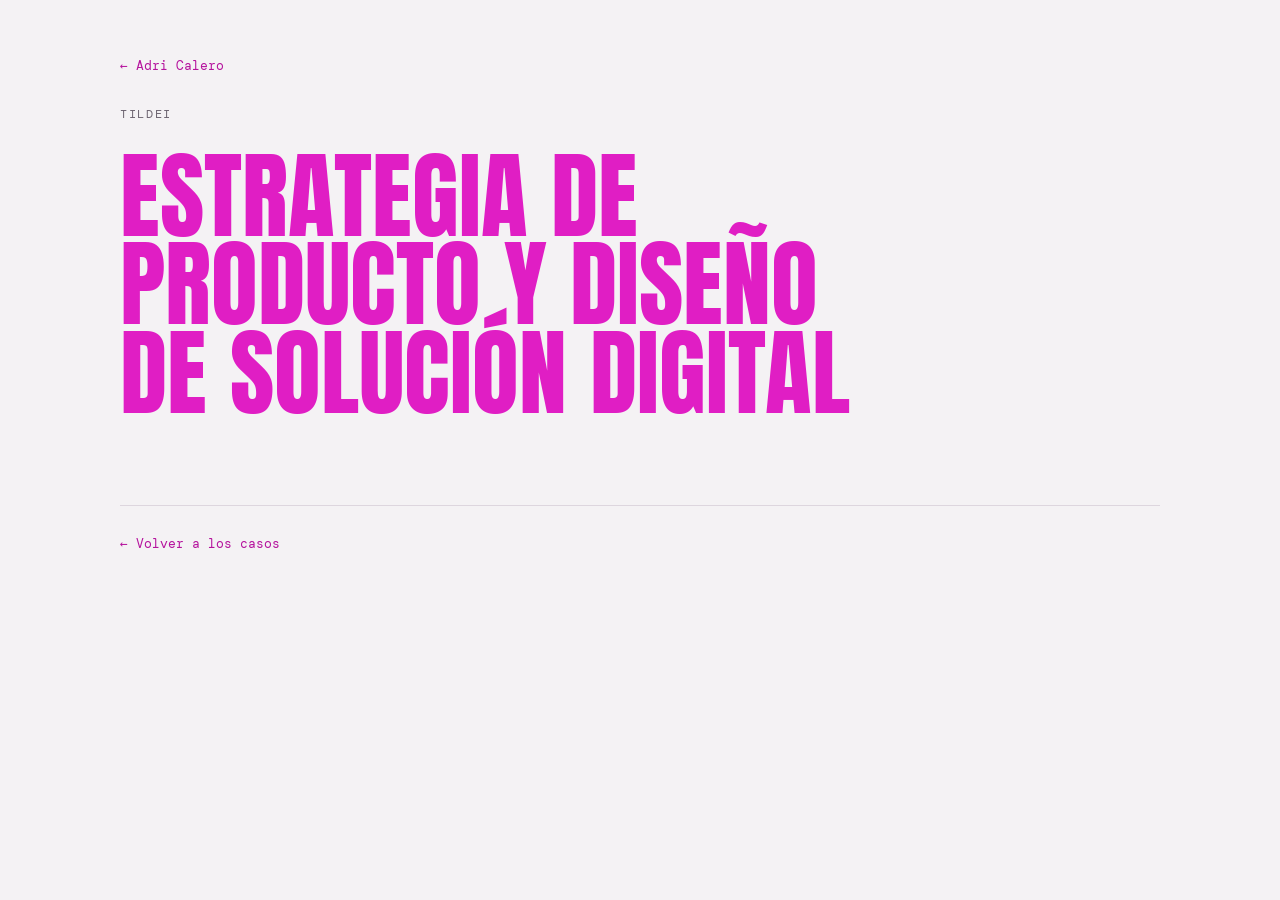
<file: casos/tildei.html>
<!doctype html>
<html lang="es">
<head>
<meta charset="utf-8">
<meta name="viewport" content="width=device-width, initial-scale=1, viewport-fit=cover">
<title>Estrategia de producto y diseño de solución digital · Adri Calero</title>
<link rel="icon" type="image/png" href="../favicon.png">
<link rel="preconnect" href="https://fonts.googleapis.com">
<link rel="preconnect" href="https://fonts.gstatic.com" crossorigin>
<link rel="stylesheet" href="https://fonts.googleapis.com/css2?family=Anton&family=DM+Sans:ital,opsz,wght@0,9..40,400;0,9..40,500;0,9..40,700;1,9..40,400&family=DM+Mono:wght@400;500&display=swap">
<link rel="stylesheet" href="../css/styles.css">
</head>
<body>

<div class="wrap">

  <header class="hero">
    <a class="back" href="../index.html#h-casos">← Adri Calero</a>
    <p class="eyebrow">Tildei</p>
    <h1 class="case-title">Estrategia de producto y diseño de solución digital</h1>
  </header>

  <!-- Secciones del caso. Para sumar una, copiar el bloque y completar el texto.
  <section class="sec" aria-labelledby="h-contexto">
    <div class="sec-head"><h2 id="h-contexto">Contexto</h2></div>
    <p></p>
  </section>
  Orden propuesto: Contexto, Problema, Mi rol, Proceso, Solución, Resultados.
  -->

  <footer>
    <a class="back" href="../index.html#h-casos">← Volver a los casos</a>
  </footer>
</div>

</body>
</html>
</file>
<file: css/styles.css>
/* Layout: single editorial column; giant condensed magenta name, a metrics band of real CX results, then a two-column CV body that stacks on phones. */
:root {
  --bg: #f4f2f4;
  --surface: #ffffff;
  --fg: #1d1a1e;
  --muted: #6c6470;
  --line: #ddd6de;
  --accent: #e01ec4;
  --accent-ink: #b5139d;
  --accent-soft: #fbe3f7;
  --display: "Anton", "Oswald", "Arial Narrow", Impact, sans-serif;
  --body: "DM Sans", system-ui, -apple-system, "Segoe UI", sans-serif;
  --mono: "DM Mono", ui-monospace, "SFMono-Regular", Menlo, monospace;
}
@media (prefers-color-scheme: dark) {
  :root:not([data-theme="light"]) {
    --bg: #141115; --surface: #1d191e; --fg: #f1ecf2; --muted: #a59ba8; --line: #352e37;
    --accent: #ff4fe0; --accent-ink: #ff7ae8; --accent-soft: #3a1734; color-scheme: dark;
  }
}
:root[data-theme="dark"] {
  --bg: #141115; --surface: #1d191e; --fg: #f1ecf2; --muted: #a59ba8; --line: #352e37;
  --accent: #ff4fe0; --accent-ink: #ff7ae8; --accent-soft: #3a1734; color-scheme: dark;
}

* { box-sizing: border-box; }
body {
  background: var(--bg); color: var(--fg);
  font-family: var(--body); font-size: 16px; line-height: 1.6;
  padding-left: max(16px, env(safe-area-inset-left, 0px));
  padding-right: max(16px, env(safe-area-inset-right, 0px));
}
.wrap { max-width: 1040px; margin: 0 auto; padding-block: 48px 72px; display: flex; flex-direction: column; gap: 88px; }
h1, h2, h3 { margin: 0; text-wrap: balance; }
p { margin: 0; }
a { color: var(--accent-ink); }
a:focus-visible, button:focus-visible { outline: 2px solid var(--accent); outline-offset: 3px; border-radius: 4px; }

.eyebrow { font-family: var(--mono); font-size: 12px; letter-spacing: .14em; text-transform: uppercase; color: var(--muted); }

/* Hero */
.hero { display: flex; flex-direction: column; gap: 28px; }
.name {
  font-family: var(--display); font-weight: 400; color: var(--accent);
  font-size: clamp(72px, 15vw, 176px); line-height: .96; letter-spacing: -.01em; text-transform: uppercase;
}
.role { font-size: clamp(20px, 3vw, 28px); font-weight: 500; line-height: 1.3; max-width: 30ch; }
.role em { font-style: normal; color: var(--accent-ink); }
.sectors { display: flex; flex-wrap: wrap; gap: 8px; }
.chip { font-family: var(--mono); font-size: 12px; letter-spacing: .06em; text-transform: uppercase; padding: 5px 10px; border: 1px solid var(--line); border-radius: 999px; color: var(--muted); }
.contact { display: flex; flex-wrap: wrap; gap: 10px 24px; align-items: center; padding-top: 20px; border-top: 1px solid var(--line); font-size: 15px; }
.contact span, .contact a { display: inline-flex; align-items: center; gap: 8px; }
.copy { font: inherit; font-size: 12px; font-family: var(--mono); background: none; border: 1px solid var(--line); color: var(--muted); padding: 2px 8px; border-radius: 999px; cursor: pointer; }
.copy:hover { border-color: var(--accent); color: var(--accent-ink); }
.copy[hidden], .reveal[hidden] { display: none; }
.reveal, .pdf-btn { font: inherit; letter-spacing: inherit; text-transform: inherit; background: none; border: 0; padding: 0; color: var(--accent-ink); text-decoration: underline; text-underline-offset: 3px; cursor: pointer; }
.reveal:hover, .pdf-btn:hover { color: var(--accent); }

.hero-grid { display: grid; grid-template-columns: minmax(0, 1fr) minmax(0, 340px); gap: 32px 48px; align-items: end; }
.hero-main { display: flex; flex-direction: column; gap: 28px; min-width: 0; }
.portrait { margin: 0; position: relative; max-width: 100%; }
.portrait::before { content: ""; position: absolute; inset: 14px -14px -14px 14px; border: 2px solid var(--accent); border-radius: 16px; }
.portrait img { position: relative; display: block; width: 100%; height: auto; aspect-ratio: 4 / 5; object-fit: cover; border-radius: 16px; }
@media (max-width: 760px) {
  .hero-grid { grid-template-columns: minmax(0, 1fr); }
  .portrait { order: -1; width: min(240px, 70%); }
}

/* Section heads */
.sec { display: flex; flex-direction: column; gap: 32px; }
.sec-head { display: flex; align-items: center; gap: 16px; }
.sec-head h2 { font-family: var(--display); font-weight: 400; font-size: clamp(28px, 4vw, 40px); text-transform: uppercase; color: var(--accent); letter-spacing: .01em; line-height: 1; }
.sec-head::after { content: ""; flex: 1; height: 1px; background: var(--line); }

/* Perfil */
.perfil { display: grid; grid-template-columns: repeat(2, minmax(0, 1fr)); gap: 24px 48px; font-size: 17px; }

/* Metrics */
.metrics { display: grid; grid-template-columns: repeat(4, minmax(0, 1fr)); gap: 1px; background: var(--line); border: 1px solid var(--line); border-radius: 14px; overflow: hidden; }
.metric { background: var(--surface); padding: 24px 22px 26px; display: flex; flex-direction: column; gap: 10px; }
.metric .num { font-family: var(--display); font-size: clamp(44px, 6vw, 64px); line-height: 1; color: var(--accent); font-variant-numeric: tabular-nums; }
.metric .what { font-weight: 500; font-size: 15px; line-height: 1.35; }
.metric .where { font-family: var(--mono); font-size: 12px; letter-spacing: .06em; text-transform: uppercase; color: var(--muted); margin-top: auto; }

/* Casos de estudio */
.cases { display: grid; grid-template-columns: repeat(3, minmax(0, 1fr)); gap: 12px; }
.case-card { display: flex; flex-direction: column; gap: 14px; min-height: 220px; padding: 24px; background: var(--surface); border: 1px solid var(--line); border-radius: 14px; text-decoration: none; color: var(--fg); transition: border-color .2s, transform .2s; min-width: 0; }
.case-card:hover { border-color: var(--accent); transform: translateY(-2px); }
.case-card h3 { font-family: var(--display); font-weight: 400; font-size: clamp(24px, 2.6vw, 30px); text-transform: uppercase; line-height: 1.05; color: var(--accent); }
.case-card.soon { background: transparent; border-style: dashed; }
.case-card.soon:hover { border-color: var(--line); transform: none; }
.case-card.soon h3 { color: var(--muted); }
.case-card .go { margin-top: auto; font-family: var(--mono); font-size: 12px; color: var(--accent-ink); }
@media (max-width: 860px) { .cases { grid-template-columns: repeat(2, minmax(0, 1fr)); } }
@media (max-width: 620px) { .cases { grid-template-columns: minmax(0, 1fr); } .case-card { min-height: 0; } }
@media (prefers-reduced-motion: reduce) { .case-card { transition: none; } }

/* Página de caso */
.back { font-family: var(--mono); font-size: 13px; text-decoration: none; }
.back:hover { text-decoration: underline; }
.case-title { font-family: var(--display); font-weight: 400; color: var(--accent); font-size: clamp(44px, 8vw, 96px); line-height: .92; text-transform: uppercase; max-width: 18ch; }
.metrics.metrics-3 { grid-template-columns: repeat(3, minmax(0, 1fr)); }
.skills.skills-4 { grid-template-columns: repeat(4, minmax(0, 1fr)); }
.insight-label { padding-top: 8px; }
.chart { margin: 4px 0 0; padding: 20px; background: var(--surface); border: 1px solid var(--line); border-radius: 12px; display: flex; flex-direction: column; gap: 16px; min-width: 0; }
.chart figcaption { font-weight: 500; line-height: 1.4; display: flex; flex-direction: column; gap: 6px; }
.chart .bars { list-style: none; margin: 0; padding: 0; display: flex; flex-direction: column; gap: 10px; }
.chart .bars li { display: grid; grid-template-columns: minmax(0, 13em) minmax(0, 1fr); gap: 4px 14px; align-items: center; font-size: 14px; line-height: 1.3; }
.chart .track { display: flex; align-items: center; gap: 8px; min-width: 0; }
.chart .fill { flex: none; height: 14px; width: calc(var(--w) * .85); min-width: 2px; background: var(--accent); border-radius: 3px; }
.chart .v { font-family: var(--mono); font-size: 12px; color: var(--muted); font-variant-numeric: tabular-nums; }
.charts-2 { display: grid; grid-template-columns: repeat(2, minmax(0, 1fr)); gap: 12px; }
.charts-2 .chart .bars li { grid-template-columns: minmax(0, 1fr); }
@media (max-width: 620px) {
  .charts-2 { grid-template-columns: minmax(0, 1fr); }
  .chart .bars li { grid-template-columns: minmax(0, 1fr); }
}
.case-img { margin: 4px 0 0; display: flex; flex-direction: column; gap: 10px; min-width: 0; }
.case-img img { display: block; width: 100%; height: auto; border: 1px solid var(--line); border-radius: 12px; background: #fff; }
.case-img.narrow img { max-width: 360px; }
.case-img figcaption { font-family: var(--mono); font-size: 12px; letter-spacing: .06em; text-transform: uppercase; color: var(--muted); }
.scroll-x { overflow-x: auto; border-radius: 12px; }
@media (max-width: 620px) { .scroll-x img { width: 900px; max-width: none; } }
.case-img.phone img { border-radius: 20px; }
.ui-row { display: grid; grid-template-columns: minmax(0, 300px) minmax(0, 1fr); gap: 32px 48px; align-items: start; }
.ui-notes { display: flex; flex-direction: column; gap: 20px; min-width: 0; }
.notes { margin: 0; padding-left: 18px; display: flex; flex-direction: column; gap: 10px; }
.notes li::marker { color: var(--accent); }
.screens { display: grid; grid-template-columns: repeat(3, minmax(0, 1fr)); gap: 24px; align-items: start; }
@media (max-width: 760px) {
  .ui-row { grid-template-columns: minmax(0, 1fr); }
  .ui-row .case-img { max-width: 300px; }
  .screens { grid-template-columns: minmax(0, 1fr); }
  .screens .case-img { max-width: 340px; }
}
.proto-row { display: grid; grid-template-columns: minmax(0, 320px) minmax(0, 1fr); gap: 32px 48px; align-items: start; }
.proto { width: 100%; max-width: 320px; }
.proto-phone { position: relative; aspect-ratio: 375 / 812; border-radius: 36px; border: 8px solid #1d1a1e; background: #fff; overflow: hidden; box-shadow: 0 0 0 1px var(--line); }
.proto-screen { position: absolute; inset: 0; overflow-y: auto; overscroll-behavior: contain; scrollbar-width: none; display: flex; flex-direction: column; }
.proto-screen[hidden], .proto-sheet[hidden] { display: none; }
.proto-screen::-webkit-scrollbar { display: none; }
.proto-canvas, .proto-tab { position: relative; flex: none; }
.proto-canvas img, .proto-tab img { display: block; width: 100%; height: auto; }
.proto-tab { position: sticky; bottom: 0; margin-top: auto; background: #fff; }
.proto .hot { position: absolute; padding: 0; border: 0; background: transparent; cursor: pointer; border-radius: 8px; }
.proto .hot:hover { background: color-mix(in srgb, var(--accent) 14%, transparent); }
.proto .hot:focus-visible { outline: 2px solid var(--accent); outline-offset: -2px; }
.proto-sheet { position: absolute; inset: 0; display: flex; flex-direction: column; justify-content: flex-end; }
.proto-dim { flex: 1; border: 0; padding: 0; background: rgba(0, 0, 0, .45); cursor: pointer; }
.proto-sheet-body { position: relative; flex: none; animation: sheet-up .28s cubic-bezier(.2,.7,.2,1); }
.proto-sheet-body img { display: block; width: 100%; height: auto; border-radius: 20px 20px 0 0; }
@keyframes sheet-up { from { transform: translateY(100%); } to { transform: none; } }
@media (prefers-reduced-motion: reduce) { .proto-sheet-body { animation: none; } }
@media (max-width: 760px) {
  .proto-row { grid-template-columns: minmax(0, 1fr); }
  .proto { margin-inline: auto; }
}
@media print { .proto-row { display: none; } }
.table-wrap { overflow-x: auto; border: 1px solid var(--line); border-radius: 12px; }
.compare { width: 100%; border-collapse: collapse; font-size: 15px; min-width: 560px; }
.compare th, .compare td { text-align: left; padding: 14px 16px; border-top: 1px solid var(--line); vertical-align: top; }
.compare thead th { border-top: 0; font-family: var(--mono); font-size: 12px; font-weight: 400; letter-spacing: .06em; text-transform: uppercase; color: var(--muted); }
.compare tbody th { font-weight: 700; }
.compare .hl { background: var(--accent-soft); }
.compare .hl th { color: var(--accent-ink); }
.quote { margin: 0; padding-left: 16px; border-left: 2px solid var(--accent); font-size: 18px; font-weight: 500; }
@media (max-width: 860px) { .skills.skills-4 { grid-template-columns: repeat(2, minmax(0, 1fr)); } }
@media (max-width: 620px) { .metrics.metrics-3, .skills.skills-4 { grid-template-columns: minmax(0, 1fr); } }

/* Competencias */
.skills { display: grid; grid-template-columns: repeat(3, minmax(0, 1fr)); gap: 28px 40px; }
.skill { display: flex; flex-direction: column; gap: 8px; padding-top: 14px; border-top: 2px solid var(--accent); }
.skill h3 { font-size: 16px; font-weight: 700; }
.skill p { color: var(--muted); font-size: 15px; }

/* Experiencia */
.jobs { display: flex; flex-direction: column; }
.job { display: grid; grid-template-columns: 200px minmax(0, 1fr); gap: 8px 40px; padding-block: 28px; border-top: 1px solid var(--line); }
.job:first-child { border-top: 0; padding-top: 0; }
.when { font-family: var(--mono); font-size: 13px; color: var(--muted); font-variant-numeric: tabular-nums; padding-top: 3px; }
.job-body { display: flex; flex-direction: column; gap: 12px; min-width: 0; }
.job h3 { font-size: 19px; font-weight: 700; line-height: 1.3; }
.job h3 .co { color: var(--accent-ink); }
.job .ctx { font-size: 14px; color: var(--muted); }
.job ul { margin: 0; padding-left: 18px; display: flex; flex-direction: column; gap: 8px; }
.job li::marker { color: var(--accent); }
.job strong { font-weight: 700; color: var(--fg); background: linear-gradient(transparent 62%, var(--accent-soft) 62%); }
.earlier { font-size: 15px; color: var(--muted); padding-top: 20px; border-top: 1px solid var(--line); }

/* Educación */
.edu { display: grid; grid-template-columns: repeat(2, minmax(0, 1fr)); gap: 32px 48px; }
.edu-item { display: flex; flex-direction: column; gap: 6px; }
.edu-item h3 { font-size: 17px; font-weight: 700; line-height: 1.35; }
.edu-item .inst { font-family: var(--mono); font-size: 13px; color: var(--accent-ink); }
.edu-item p { color: var(--muted); font-size: 15px; }
.tools { display: flex; flex-wrap: wrap; gap: 8px; align-items: center; }

/* Charlas */
.talks { list-style: none; margin: 0; padding: 0; display: flex; flex-direction: column; }
.talks li { display: grid; grid-template-columns: 90px minmax(0, 1fr); gap: 24px; padding-block: 16px; border-top: 1px solid var(--line); }
.talks li:last-child { border-bottom: 1px solid var(--line); }
.talks .yr { font-family: var(--mono); font-size: 13px; color: var(--muted); padding-top: 2px; }
.talks .t { font-weight: 500; }
.talks .d { color: var(--muted); font-size: 15px; }

/* Galería de presentaciones */
.gallery { display: grid; grid-template-columns: repeat(4, minmax(0, 1fr)); grid-auto-rows: 170px; grid-auto-flow: dense; gap: 10px; }
.shot { position: relative; margin: 0; overflow: hidden; border-radius: 10px; background: var(--line); }
.shot img { width: 100%; height: 100%; object-fit: cover; display: block; transition: transform .5s ease; }
.shot:hover img { transform: scale(1.03); }
.shot figcaption { position: absolute; left: 10px; bottom: 10px; right: 10px; font-family: var(--mono); font-size: 11px; letter-spacing: .06em; text-transform: uppercase; color: #fff; text-shadow: 0 1px 6px rgba(0,0,0,.6); }
.s-casa2 { grid-row: span 3; }
.s-casa { grid-column: span 2; grid-row: span 2; }
.s-devc, .s-jun19 { grid-row: span 2; }
.s-taller, .s-met1 { grid-column: span 2; }
.s-casa2 img { object-position: center 40%; }
.s-devc img { object-position: center 20%; }
.s-jun19 img { object-position: center 25%; }
@media (max-width: 620px) {
  .gallery { grid-template-columns: repeat(2, minmax(0, 1fr)); grid-auto-rows: 130px; }
  .s-taller, .s-met1 { grid-column: span 1; }
}
@media (prefers-reduced-motion: reduce) { .shot img { transition: none; } }

/* Videos */
.media { display: grid; grid-template-columns: repeat(3, minmax(0, 1fr)); gap: 12px; }
.clip { display: flex; flex-direction: column; gap: 14px; padding: 20px; background: var(--surface); border: 1px solid var(--line); border-radius: 12px; text-decoration: none; color: var(--fg); transition: border-color .2s, transform .2s; min-width: 0; }
.clip:hover { border-color: var(--accent); transform: translateY(-2px); }
.clip-top { display: flex; align-items: center; justify-content: space-between; gap: 10px; }
.play { width: 40px; height: 40px; border-radius: 50%; background: var(--accent); display: grid; place-items: center; flex: none; }
.play svg { width: 14px; height: 14px; fill: var(--bg); margin-left: 2px; }
.clip h3 { font-size: 16px; font-weight: 700; line-height: 1.35; }
.clip p { color: var(--muted); font-size: 14px; }
.clip .go { margin-top: auto; font-family: var(--mono); font-size: 12px; color: var(--accent-ink); }
.clip.feat { grid-column: span 2; }
.clip.feat h3 { font-family: var(--display); font-weight: 400; font-size: clamp(24px, 3vw, 32px); text-transform: uppercase; line-height: 1.05; color: var(--accent); }
@media (max-width: 860px) { .media { grid-template-columns: repeat(2, minmax(0, 1fr)); } }
@media (max-width: 620px) { .media { grid-template-columns: minmax(0, 1fr); } .clip.feat { grid-column: auto; } }
@media (prefers-reduced-motion: reduce) { .clip { transition: none; } }

footer { display: flex; flex-wrap: wrap; justify-content: space-between; gap: 16px; align-items: baseline; padding-top: 28px; border-top: 1px solid var(--line); }
footer .big { font-family: var(--display); font-size: clamp(32px, 6vw, 56px); text-transform: uppercase; color: var(--accent); line-height: 1; }

@media (max-width: 860px) {
  .metrics { grid-template-columns: repeat(2, minmax(0, 1fr)); }
  .skills { grid-template-columns: repeat(2, minmax(0, 1fr)); }
}
@media (max-width: 620px) {
  .wrap { gap: 64px; padding-block: 32px 56px; }
  .perfil, .skills, .edu { grid-template-columns: minmax(0, 1fr); }
  .job { grid-template-columns: minmax(0, 1fr); }
  .talks li { grid-template-columns: minmax(0, 1fr); gap: 4px; }
}
@media (max-width: 380px) { .metrics { grid-template-columns: minmax(0, 1fr); } }

@media (prefers-reduced-motion: no-preference) {
  .name { animation: rise .7s cubic-bezier(.2,.7,.2,1) both; }
  @keyframes rise { from { transform: translateY(14px); } to { transform: none; } }
}

/* Versión para imprimir / guardar como PDF */
@media print {
  :root, :root:not([data-theme="light"]) {
    --bg: #ffffff; --surface: #ffffff; --fg: #1d1a1e; --muted: #6c6470; --line: #ddd6de;
    --accent: #e01ec4; --accent-ink: #b5139d; --accent-soft: #fbe3f7; color-scheme: light;
  }
  @page { margin: 14mm; }
  * { -webkit-print-color-adjust: exact; print-color-adjust: exact; }
  body { padding: 0; }
  .wrap { max-width: none; padding-block: 0; gap: 40px; zoom: .8; }
  .name { animation: none; }
  .copy, .reveal, .pdf-btn, .case-card.soon, .case-card .go, .clip .go { display: none !important; }
  .sec-head { break-after: avoid; }
  .metric, .skill, .edu-item, .shot, .clip, .case-card, .talks li, .chart, .job li { break-inside: avoid; }
  .job h3, .job .when { break-after: avoid; }
}
</file>
